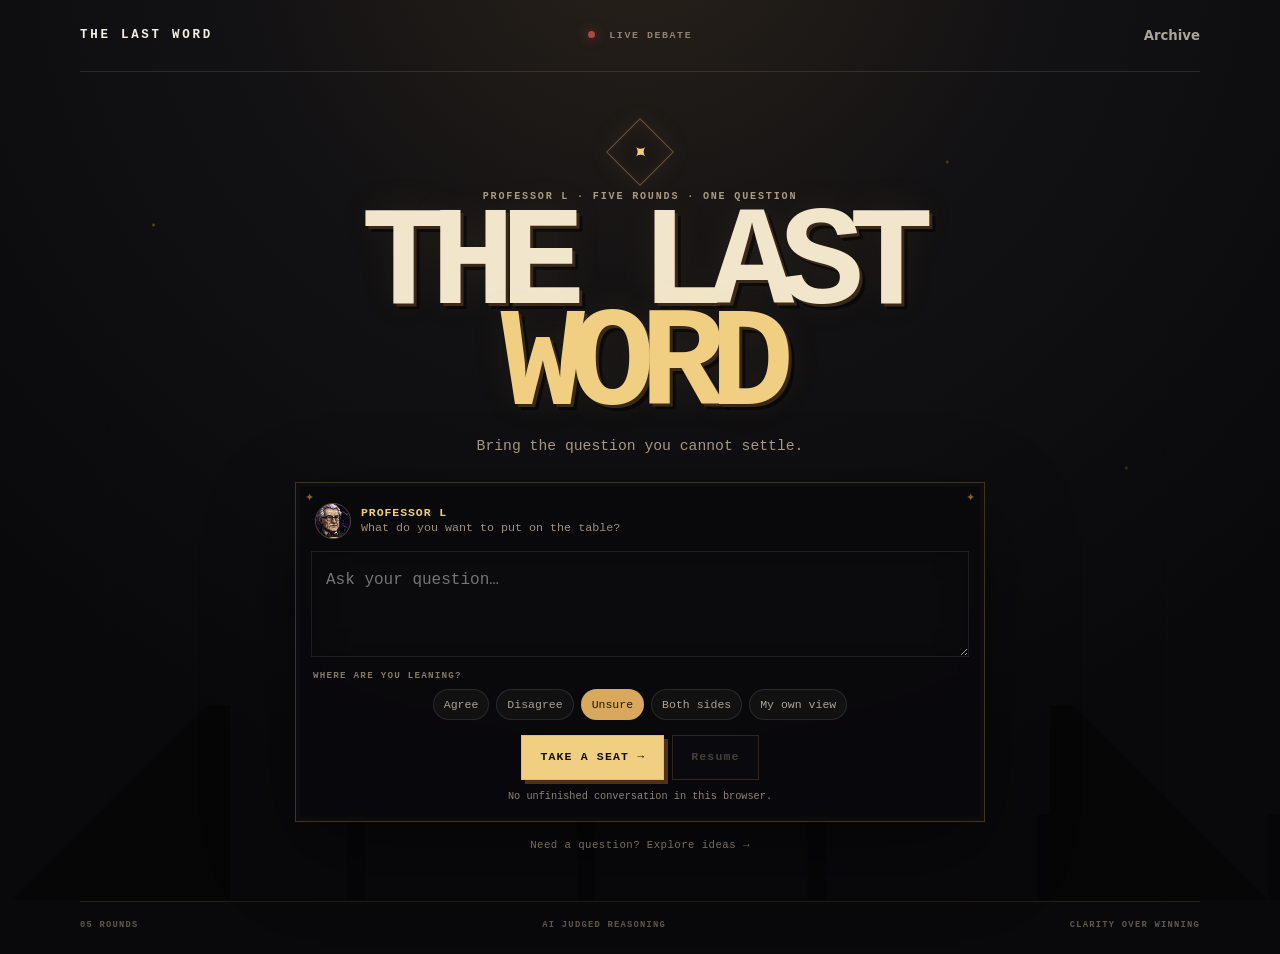
<file: index.html>
<!doctype html>
<html lang="en">
<head>
  <meta charset="utf-8" />
  <meta name="viewport" content="width=device-width, initial-scale=1" />
  <title>The Last Word | Professor L</title>
  <link rel="stylesheet" href="css/base.css" />
  <link rel="stylesheet" href="css/debate.css" />
</head>
<body class="debate-start-body magic-home">
  <main class="magic-home-shell" aria-labelledby="gameTitle">
    <header class="magic-nav">
      <a class="debate-wordmark" href="index.html">THE LAST WORD</a>
      <span class="magic-signal"><i></i> LIVE DEBATE</span>
      <a class="quiet-link" href="account.html">Archive</a>
    </header>

    <section class="magic-hero">
      <div class="magic-crest" aria-hidden="true">✦</div>
      <div class="magic-kicker">Professor L · Five rounds · One question</div>
      <h1 id="gameTitle">THE LAST<br><span>WORD</span></h1>
      <p class="magic-tagline">Bring the question you cannot settle.</p>

      <form class="magic-entry" id="openingChatForm" novalidate>
        <div class="magic-question-row">
          <img src="assets/portraits/professor-l.png" alt="Professor L" />
          <div>
            <strong>Professor L</strong>
            <span>What do you want to put on the table?</span>
          </div>
        </div>

        <label class="sr-only" for="openingQuestion">Your question</label>
        <textarea id="openingQuestion" class="magic-question" rows="3" maxlength="1600" placeholder="Ask your question…" required></textarea>

        <fieldset class="magic-stance">
          <legend>Where are you leaning?</legend>
          <div class="stance-options stance-chips">
            <label><input type="radio" name="stance" value="mostly-agree"><span>Agree</span></label>
            <label><input type="radio" name="stance" value="mostly-disagree"><span>Disagree</span></label>
            <label><input type="radio" name="stance" value="unsure" checked><span>Unsure</span></label>
            <label><input type="radio" name="stance" value="both-sides"><span>Both sides</span></label>
            <label><input type="radio" name="stance" value="explain"><span>My own view</span></label>
          </div>
        </fieldset>

        <div class="stance-detail-wrap" id="stanceDetailWrap" hidden>
          <label for="stanceDetail">Your starting point</label>
          <textarea id="stanceDetail" rows="2" maxlength="900" placeholder="Say where you're coming from…"></textarea>
        </div>

        <div class="magic-entry-actions">
          <button class="magic-enter" id="startConversationBtn" type="submit">TAKE A SEAT <span>→</span></button>
          <button class="magic-resume" id="loadGameBtn" type="button">Resume</button>
        </div>
        <div class="start-status" id="saveStatus" aria-live="polite"></div>
      </form>

      <a class="magic-ideas" href="topics.html">Need a question? Explore ideas →</a>
    </section>

    <footer class="magic-footer"><span>05 ROUNDS</span><span>AI JUDGED REASONING</span><span>CLARITY OVER WINNING</span></footer>
  </main>

  <script src="js/env.js"></script>
  <script type="module" src="js/home.js"></script>
</body>
</html>
</file>
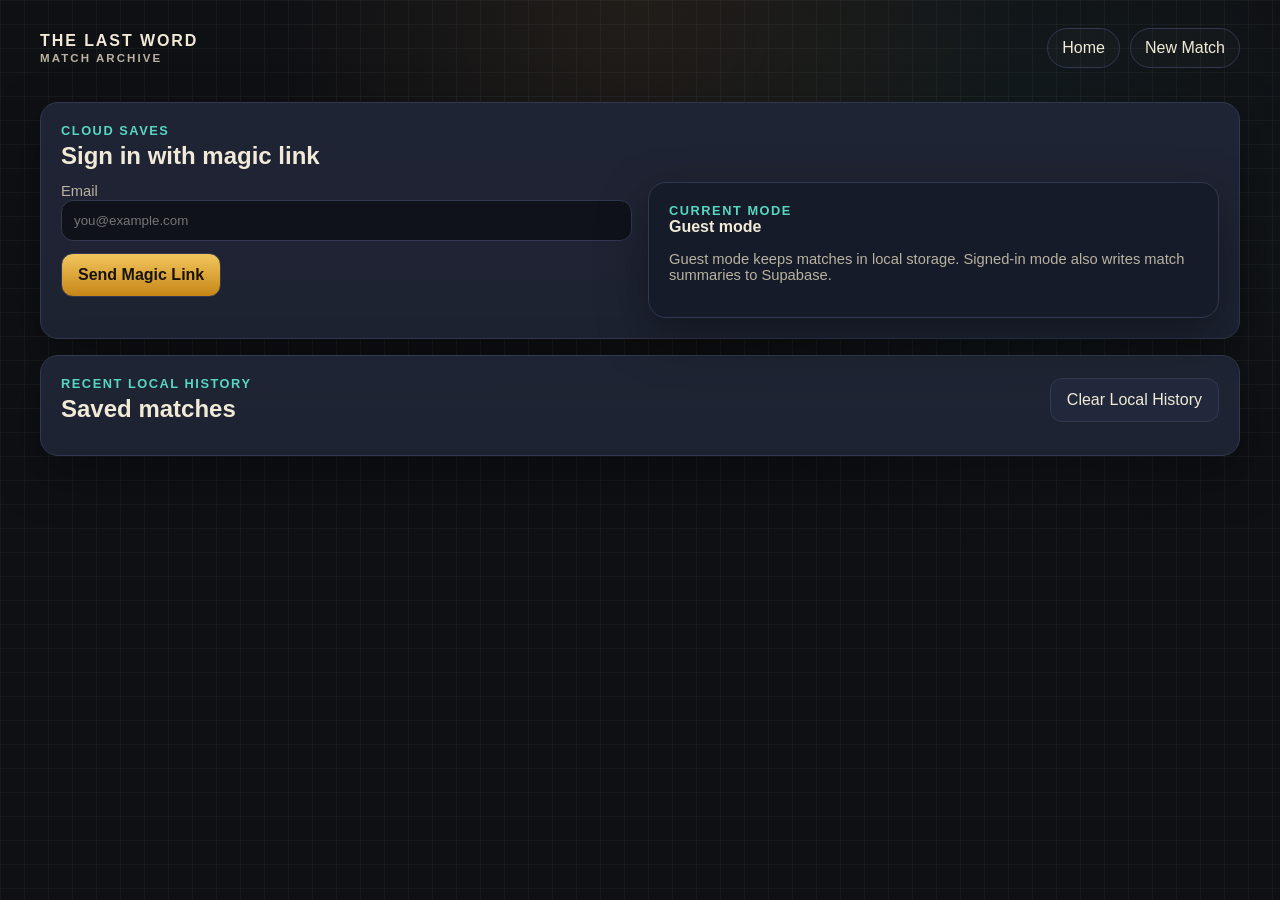
<file: account.html>
<!doctype html>
<html lang="en">
<head>
  <meta charset="utf-8" />
  <meta name="viewport" content="width=device-width, initial-scale=1" />
  <title>Archive | The Last Word</title>
  <link rel="stylesheet" href="css/base.css" />
  <link rel="stylesheet" href="css/arcade.css" />
</head>
<body>
  <main class="screen">
    <header class="topbar">
      <div class="brand">THE LAST WORD<small>MATCH ARCHIVE</small></div>
      <nav class="nav">
        <a href="index.html">Home</a>
        <a href="topics.html">New Match</a>
      </nav>
    </header>

    <section class="panel">
      <div class="topbar" style="padding:0 0 12px">
        <div>
          <div class="kicker">Cloud saves</div>
          <h2 style="margin:4px 0 0">Sign in with magic link</h2>
        </div>
      </div>
      <div class="grid-2">
        <div>
          <label class="small" for="emailInput">Email</label>
          <input id="emailInput" type="email" placeholder="you@example.com" />
          <div class="hero-actions" style="margin-top:12px">
            <button class="btn primary" id="sendMagicBtn" type="button">Send Magic Link</button>
            <button class="btn" id="signOutBtn" type="button" hidden>Sign Out</button>
          </div>
          <p class="footer-note" id="authStatus"></p>
        </div>
        <div class="panel" style="margin-top:0; background:#151b28">
          <div class="kicker">Current mode</div>
          <strong id="userEmail">Guest mode</strong>
          <p class="small">Guest mode keeps matches in local storage. Signed-in mode also writes match summaries to Supabase.</p>
        </div>
      </div>
    </section>

    <section class="panel">
      <div class="topbar" style="padding:0 0 12px">
        <div>
          <div class="kicker">Recent local history</div>
          <h2 style="margin:4px 0 0">Saved matches</h2>
        </div>
        <button class="btn" id="clearHistoryBtn" type="button">Clear Local History</button>
      </div>
      <div id="historyList" class="history-list"></div>
    </section>
  </main>
  <script src="js/env.js"></script>
  <script type="module" src="js/account.js"></script>
</body>
</html>
</file>
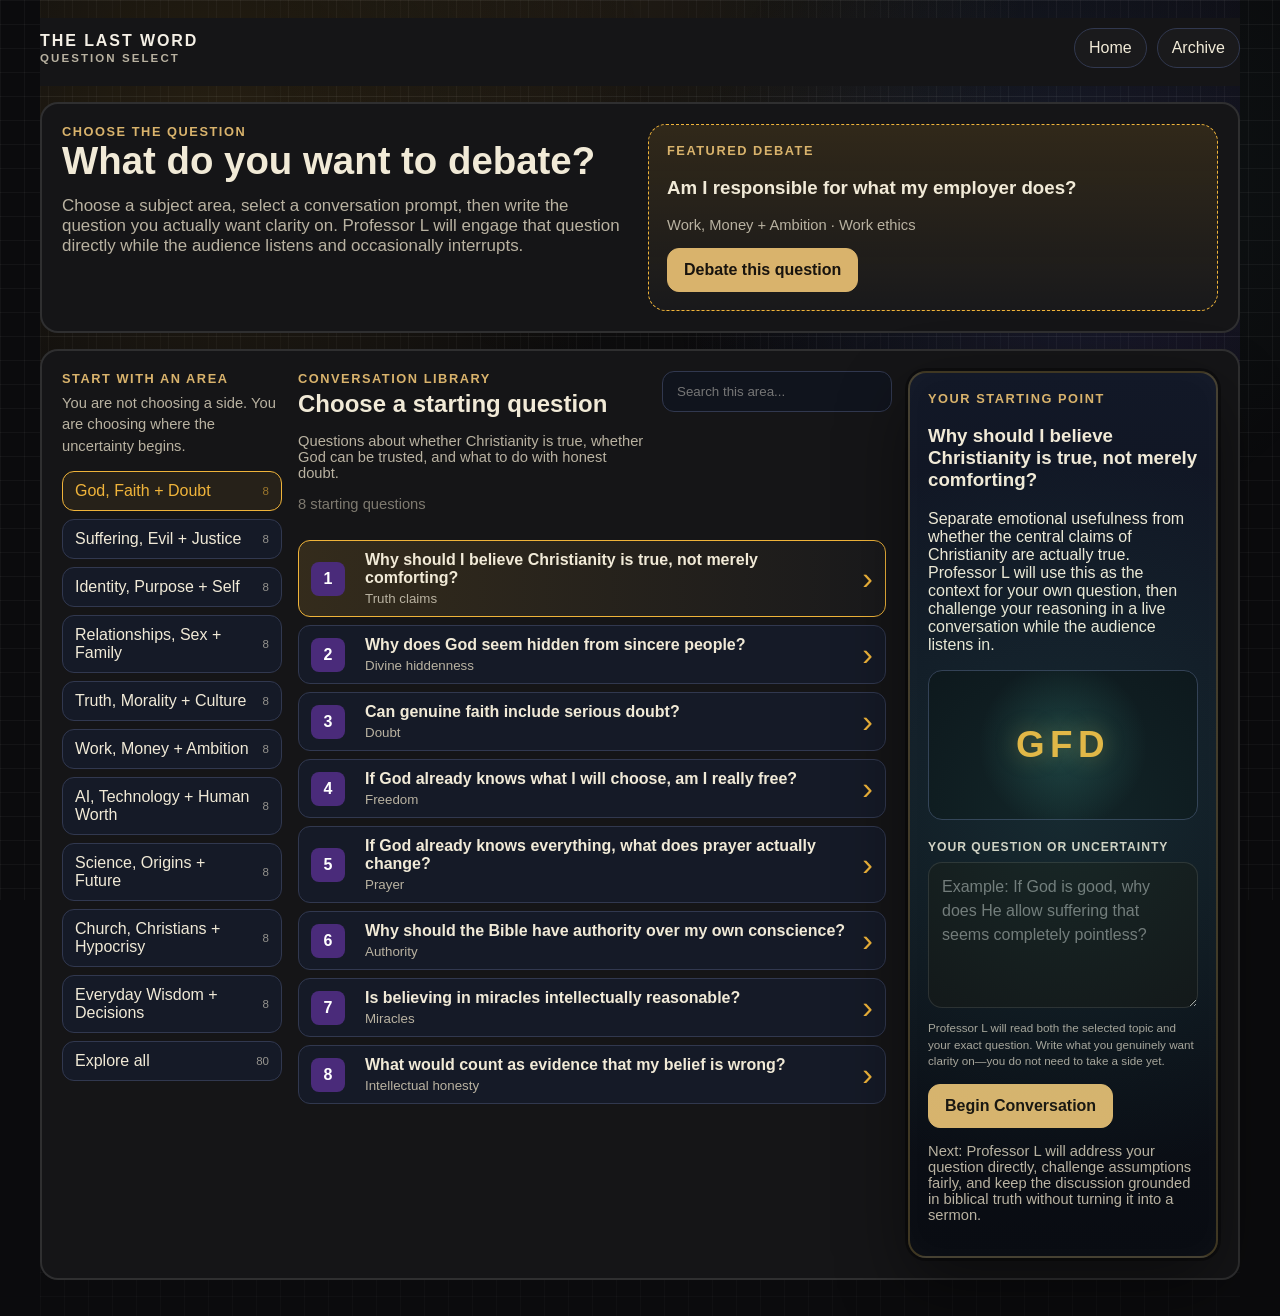
<file: topics.html>
<!doctype html>
<html lang="en">
<head>
  <meta charset="utf-8" />
  <meta name="viewport" content="width=device-width, initial-scale=1" />
  <title>Questions | The Last Word</title>
  <link rel="stylesheet" href="css/base.css" />
  <link rel="stylesheet" href="css/arcade.css" />
  <link rel="stylesheet" href="css/debate.css" />
</head>
<body>
  <main class="screen arcade-screen">
    <header class="topbar arcade-topbar">
      <div class="brand">THE LAST WORD<small>QUESTION SELECT</small></div>
      <nav class="nav">
        <a href="index.html">Home</a>
        <a href="account.html">Archive</a>
      </nav>
    </header>

    <section class="panel arcade-panel topic-hero star-topic-hero">
      <div>
        <div class="kicker">Choose the question</div>
        <h1>What do you want to debate?</h1>
        <p class="subhead">Choose a subject area, select a conversation prompt, then write the question you actually want clarity on. Professor L will engage that question directly while the audience listens and occasionally interrupts.</p>
      </div>
      <div class="daily-card mini-cabinet">
        <div class="kicker">Featured debate</div>
        <h3 id="dailyTitle"></h3>
        <p id="dailySummary" class="small"></p>
        <button class="btn primary" id="playDailyBtn" type="button">Debate this question</button>
      </div>
    </section>

    <section class="panel arcade-panel topic-selector-shell">
      <div class="topic-sidebar">
        <div class="kicker">Start with an area</div>
        <p class="small topic-sidebar-note">You are not choosing a side. You are choosing where the uncertainty begins.</p>
        <div id="categoryTabs" class="category-tabs"></div>
      </div>
      <div class="topic-main">
        <div class="topic-main-head">
          <div>
            <div class="kicker">Conversation library</div>
            <h2>Choose a starting question</h2>
            <p id="categoryIntro" class="small">Pick an area to see focused questions people genuinely wrestle with.</p>
            <p id="topicCount" class="topic-count small"></p>
          </div>
          <input id="topicSearch" class="search-input" type="search" placeholder="Search this area..." />
        </div>
        <div id="topicGrid" class="topic-list"></div>
      </div>
      <aside class="topic-preview arcade-monitor">
        <div class="monitor-glow"></div>
        <div class="kicker">Your starting point</div>
        <h3 id="previewTitle">Pick a question</h3>
        <p id="previewSummary">The setup will appear here.</p>
        <div class="preview-art">?</div>
        <label class="question-label" for="customQuestion">Your question or uncertainty</label>
        <textarea id="customQuestion" class="question-input" rows="5" maxlength="900" placeholder="Example: If God is good, why does He allow suffering that seems completely pointless?"></textarea>
        <p class="question-help">Professor L will read both the selected topic and your exact question. Write what you genuinely want clarity on—you do not need to take a side yet.</p>
        <button class="btn primary" id="previewPlayBtn" type="button" disabled>Begin Conversation</button>
        <p class="small">Next: Professor L will address your question directly, challenge assumptions fairly, and keep the discussion grounded in biblical truth without turning it into a sermon.</p>
      </aside>
    </section>
  </main>
  <script src="js/env.js"></script>
  <script type="module" src="js/topics.js"></script>
</body>
</html>
</file>
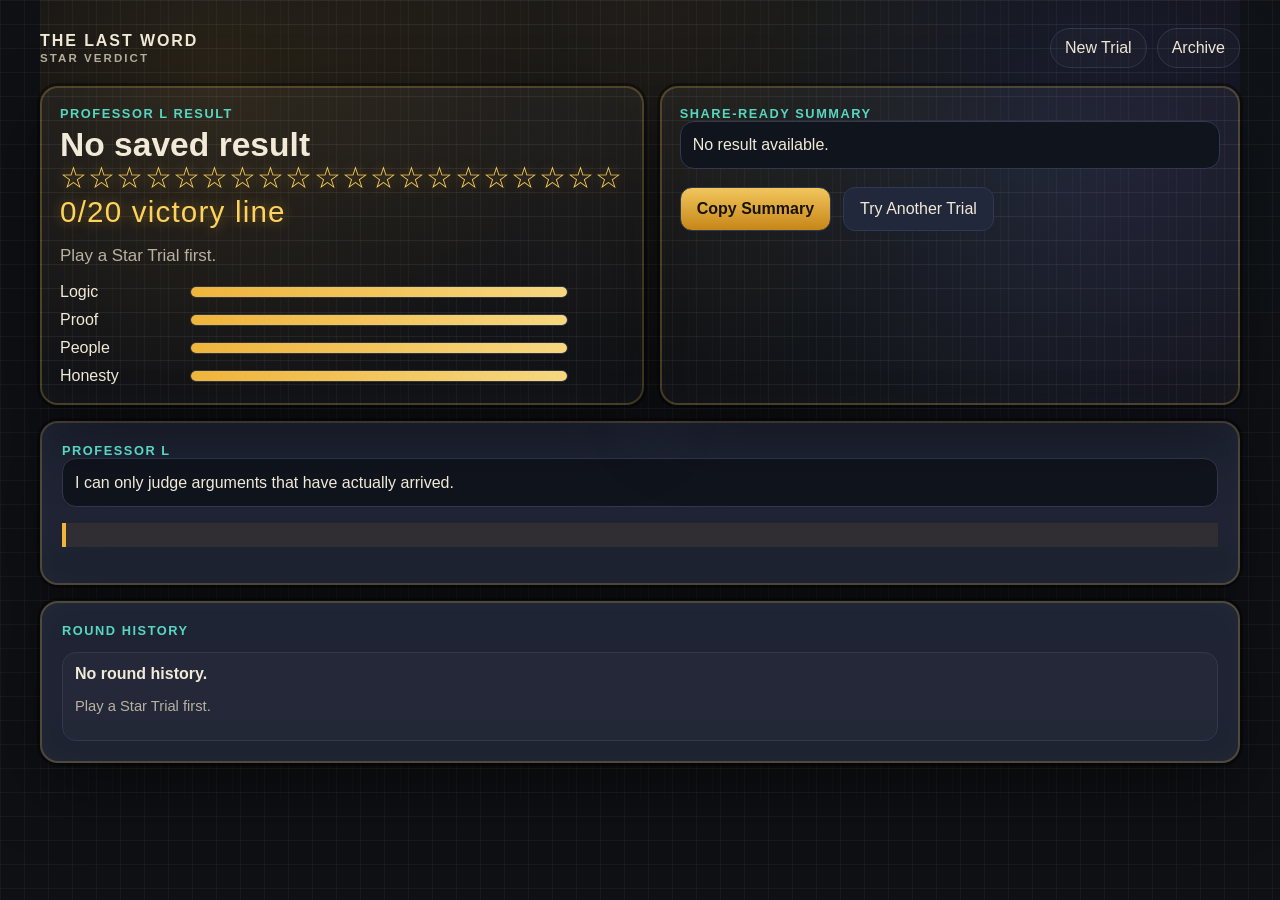
<file: verdict.html>
<!doctype html>
<html lang="en">
<head>
  <meta charset="utf-8" />
  <meta name="viewport" content="width=device-width, initial-scale=1" />
  <title>Verdict | The Last Word</title>
  <link rel="stylesheet" href="css/base.css" />
  <link rel="stylesheet" href="css/arcade.css" />
</head>
<body>
  <main class="screen arcade-screen">
    <header class="topbar arcade-topbar">
      <div class="brand">THE LAST WORD<small>STAR VERDICT</small></div>
      <nav class="nav">
        <a href="topics.html">New Trial</a>
        <a href="account.html">Archive</a>
      </nav>
    </header>

    <section class="result-hero">
      <div class="result-card arcade-panel">
        <div class="kicker">Professor L result</div>
        <h1 id="endingTitle" style="font-size:2.1rem; margin-top:8px"></h1>
        <div class="result-stars" id="resultStars"></div>
        <p id="endingSummary" class="subhead"></p>
        <div class="score-list" style="margin-top:16px">
          <div class="score-row"><span>Logic</span><div class="meter"><span id="logicFill"></span></div><strong id="logicScore"></strong></div>
          <div class="score-row"><span>Proof</span><div class="meter"><span id="evidenceFill"></span></div><strong id="evidenceScore"></strong></div>
          <div class="score-row"><span>People</span><div class="meter"><span id="humanityFill"></span></div><strong id="humanityScore"></strong></div>
          <div class="score-row"><span>Honesty</span><div class="meter"><span id="humilityFill"></span></div><strong id="humilityScore"></strong></div>
        </div>
      </div>

      <div class="result-card arcade-panel">
        <div class="kicker">Share-ready summary</div>
        <div class="copybox" id="shareBlock"></div>
        <div class="hero-actions">
          <button class="btn primary" id="copyShareBtn" type="button">Copy Summary</button>
          <a class="btn" href="topics.html">Try Another Trial</a>
        </div>
        <p class="footer-note" id="copyStatus"></p>
      </div>
    </section>

    <section class="panel arcade-panel">
      <div class="kicker">Professor L</div>
      <div class="professor-bubble" id="professorFinal"></div>
      <div class="modal-tip" id="nextHook"></div>
    </section>

    <section class="panel arcade-panel">
      <div class="kicker">Round history</div>
      <div id="roundHistory" class="verdict-history"></div>
    </section>
  </main>
  <script src="js/env.js"></script>
  <script type="module" src="js/verdict.js"></script>
</body>
</html>
</file>
<file: css/base.css>
:root {
  --bg: #0f1014;
  --bg-soft: #161923;
  --panel: #1b2030;
  --panel-2: #22283b;
  --text: #f1ead7;
  --muted: #b9b2a1;
  --accent: #f0b43a;
  --accent-2: #57d7c2;
  --danger: #ff5f7a;
  --good: #70d78a;
  --grid: rgba(255,255,255,0.04);
  --border: #31384f;
  --shadow: 0 18px 50px rgba(0,0,0,0.35);
  --radius: 18px;
}
* { box-sizing: border-box; }
html, body { margin: 0; padding: 0; background: var(--bg); color: var(--text); font-family: "Trebuchet MS", "Segoe UI", Arial, sans-serif; }
body::before {
  content: "";
  position: fixed;
  inset: 0;
  background-image:
    linear-gradient(var(--grid) 1px, transparent 1px),
    linear-gradient(90deg, var(--grid) 1px, transparent 1px),
    radial-gradient(circle at top, rgba(255,196,92,0.08), transparent 35%),
    radial-gradient(circle at 80% 20%, rgba(87,215,194,0.06), transparent 30%);
  background-size: 24px 24px, 24px 24px, auto, auto;
  pointer-events: none;
}
a { color: inherit; text-decoration: none; }
button { font: inherit; }
.screen { width: min(1200px, calc(100% - 24px)); margin: 0 auto; padding: 18px 0 36px; position: relative; z-index: 1; }
.topbar {
  display: flex; justify-content: space-between; align-items: center; gap: 14px;
  padding: 10px 0 18px;
}
.brand { font-weight: 900; letter-spacing: 0.12em; }
.brand small { display: block; color: var(--muted); font-size: 0.72rem; letter-spacing: 0.18em; margin-top: 2px; }
.nav { display: flex; gap: 10px; flex-wrap: wrap; }
.nav a, .nav button {
  border: 1px solid var(--border); background: rgba(255,255,255,0.02); color: var(--text);
  border-radius: 999px; padding: 10px 14px; cursor: pointer;
}
.hero, .panel {
  background: linear-gradient(180deg, rgba(255,255,255,0.02), rgba(255,255,255,0.01)), var(--panel);
  border: 1px solid var(--border); border-radius: var(--radius); box-shadow: var(--shadow);
}
.hero { padding: 28px; }
.panel { padding: 20px; margin-top: 16px; }
.hero-grid { display: grid; grid-template-columns: 1.2fr 0.8fr; gap: 18px; align-items: center; }
.eyebrow { text-transform: uppercase; letter-spacing: 0.18em; color: var(--accent); font-size: 0.78rem; margin: 0 0 10px; }
h1 { margin: 0; font-size: clamp(2rem, 5vw, 4rem); line-height: 0.95; }
.subhead { color: var(--muted); font-size: 1.06rem; max-width: 60ch; }
.hero-actions, .stack-actions { display: flex; gap: 12px; flex-wrap: wrap; margin-top: 18px; }
.btn {
  border: 1px solid var(--border); background: var(--panel-2); color: var(--text); padding: 12px 16px; border-radius: 12px; cursor: pointer;
  transition: transform .12s ease, border-color .12s ease, background .12s ease;
}
.btn:hover { transform: translateY(-1px); border-color: var(--accent); }
.btn.primary { background: linear-gradient(180deg, #f2c65d, #c78617); color: #18130a; font-weight: 800; }
.btn.secondary.active, .btn.selected { outline: 2px solid var(--accent); }
.hero-statbox {
  display: grid; gap: 12px; background: rgba(0,0,0,0.18); border: 1px solid var(--border); border-radius: 18px; padding: 18px;
}
.metric-row, .score-row { display: grid; grid-template-columns: 120px 1fr 46px; gap: 10px; align-items: center; }
.meter { height: 12px; background: #10141d; border-radius: 99px; overflow: hidden; border: 1px solid #2c3447; }
.meter > span { display: block; height: 100%; background: linear-gradient(90deg, var(--accent), #f7d77f); }
.grid-2 { display: grid; grid-template-columns: repeat(2, 1fr); gap: 16px; }
.grid-3 { display: grid; grid-template-columns: repeat(3, 1fr); gap: 16px; }
.footer-note { margin-top: 18px; color: var(--muted); font-size: 0.9rem; }
.small { font-size: 0.92rem; color: var(--muted); }
.kicker { color: var(--accent-2); font-weight: 700; text-transform: uppercase; letter-spacing: 0.12em; font-size: 0.8rem; }
.badge {
  display: inline-flex; align-items: center; gap: 8px; border: 1px solid var(--border); background: rgba(255,255,255,0.03); padding: 7px 10px; border-radius: 999px;
}
.hidden { display: none !important; }
.copybox {
  background: #10141d; border: 1px solid var(--border); border-radius: 14px; padding: 12px; white-space: pre-wrap; line-height: 1.4;
}
@media (max-width: 900px) {
  .hero-grid, .grid-2, .grid-3 { grid-template-columns: 1fr; }
  .score-row, .metric-row { grid-template-columns: 100px 1fr 40px; }
}

input[type="email"], input[type="text"] {
  width: 100%; border-radius: 12px; background: #0f1219; color: var(--text); border: 1px solid var(--border); padding: 12px;
}
</file>
<file: css/debate.css>
:root {
  --debate-bg: #0b0b0d;
  --debate-panel: #141416;
  --debate-panel-2: #1a1a1d;
  --debate-line: rgba(255,255,255,.11);
  --debate-text: #f4efe5;
  --debate-muted: #aaa49a;
  --debate-gold: #d9b36c;
  --debate-gold-soft: rgba(217,179,108,.12);
  --debate-red: #b65b48;
  --debate-green: #5f8f78;
}
* { box-sizing: border-box; }
body.debate-start-body,
body.conversation-body { margin:0; min-height:100vh; color:var(--debate-text); background:radial-gradient(circle at 50% -10%, #29221a 0, #121113 34%, #09090b 75%); font-family: Inter, ui-sans-serif, system-ui, -apple-system, BlinkMacSystemFont, "Segoe UI", sans-serif; }
a { color:inherit; }
.debate-wordmark { color:var(--debate-text); text-decoration:none; font:800 .78rem/1 ui-monospace,SFMono-Regular,Menlo,monospace; letter-spacing:.22em; }
.quiet-link,.conversation-nav a,.conversation-nav button { color:var(--debate-muted); text-decoration:none; background:none; border:0; font:600 .83rem/1 system-ui,sans-serif; cursor:pointer; padding:8px 0; }
.quiet-link:hover,.conversation-nav a:hover,.conversation-nav button:hover { color:var(--debate-text); }
.eyebrow { display:block; color:var(--debate-gold); font-size:.7rem; font-weight:800; letter-spacing:.16em; text-transform:uppercase; }
.debate-btn { border:1px solid var(--debate-line); border-radius:999px; padding:13px 19px; font-weight:800; cursor:pointer; transition:transform .18s ease,border-color .18s ease,background .18s ease; }
.debate-btn:hover { transform:translateY(-1px); }
.debate-btn.primary { color:#17120c; border-color:var(--debate-gold); background:var(--debate-gold); }
.debate-btn.primary:hover { background:#e5c484; }
.debate-btn.secondary { color:var(--debate-text); background:rgba(255,255,255,.025); }
.debate-btn:disabled { opacity:.45; cursor:not-allowed; transform:none; }

/* Start */
.debate-start-shell { width:min(1180px, calc(100% - 36px)); margin:0 auto; min-height:100vh; display:grid; grid-template-rows:auto 1fr auto; }
.debate-brandbar { display:flex; align-items:center; justify-content:space-between; padding:26px 0; border-bottom:1px solid var(--debate-line); }
.debate-start-card { display:grid; grid-template-columns:minmax(0,1.05fr) minmax(420px,.95fr); gap:64px; align-items:center; padding:70px 0 48px; }
.start-copy h1 { max-width:700px; margin:14px 0 22px; font-family: Georgia, "Times New Roman", serif; font-size:clamp(3rem,7vw,6.5rem); line-height:.9; font-weight:500; letter-spacing:-.055em; }
.start-copy h1 span { color:var(--debate-gold); }
.start-lede { max-width:640px; color:#c9c2b7; font-size:clamp(1rem,1.7vw,1.24rem); line-height:1.65; }
.start-actions { display:flex; flex-wrap:wrap; gap:10px; margin-top:30px; }
.start-status { min-height:1.2em; color:var(--debate-muted); font-size:.8rem; margin-top:14px; }
.start-stage { position:relative; min-height:590px; display:grid; place-items:center; }
.stage-glow { position:absolute; width:80%; aspect-ratio:1; border-radius:50%; background:radial-gradient(circle, rgba(217,179,108,.18), rgba(217,179,108,0) 65%); filter:blur(4px); }
.professor-hero { position:relative; z-index:2; width:min(390px,84%); margin:0; padding:14px; border:1px solid rgba(217,179,108,.25); background:linear-gradient(180deg, rgba(255,255,255,.055), rgba(255,255,255,.015)); box-shadow:0 35px 70px rgba(0,0,0,.46); }
.professor-hero img { display:block; width:100%; aspect-ratio:1/1; object-fit:cover; filter:saturate(.82) contrast(1.05); }
.professor-hero figcaption { display:flex; align-items:end; justify-content:space-between; gap:14px; padding:14px 4px 2px; }
.professor-hero strong { font:500 1.35rem/1.1 Georgia,serif; }
.professor-hero span { color:var(--debate-muted); font-size:.78rem; }
.audience-preview { position:absolute; z-index:3; left:50%; bottom:2px; transform:translateX(-50%); width:100%; display:flex; justify-content:center; gap:7px; }
.preview-persona { width:62px; height:62px; border-radius:50%; overflow:hidden; border:2px solid #272326; background:#09090b; box-shadow:0 8px 20px rgba(0,0,0,.45); }
.preview-persona img { width:100%; height:100%; object-fit:cover; }
.preview-persona:nth-child(even) { transform:translateY(10px); }
.start-footer { display:flex; gap:10px 30px; flex-wrap:wrap; padding:22px 0 28px; border-top:1px solid var(--debate-line); color:var(--debate-muted); font-size:.78rem; }

/* Conversation */
.conversation-app { width:min(1480px, calc(100% - 28px)); margin:0 auto; padding-bottom:36px; }
.debate-topbar { min-height:78px; display:grid; grid-template-columns:220px minmax(0,1fr) 220px; gap:18px; align-items:center; border-bottom:1px solid var(--debate-line); }
.topic-pill { min-width:0; display:flex; align-items:baseline; justify-content:center; gap:9px; }
.topic-pill span { color:var(--debate-muted); font-size:.72rem; text-transform:uppercase; letter-spacing:.1em; }
.topic-pill strong { overflow:hidden; text-overflow:ellipsis; white-space:nowrap; font:500 1rem/1.3 Georgia,serif; }
.conversation-nav { display:flex; justify-content:flex-end; gap:18px; }
.debate-room { display:grid; grid-template-columns:310px minmax(0,1fr); gap:22px; padding:22px 0; }
.professor-column { display:grid; gap:14px; align-content:start; position:sticky; top:18px; align-self:start; }
.opponent-card,.debate-brief,.conversation-column,.audience-dock { border:1px solid var(--debate-line); background:rgba(20,20,22,.84); backdrop-filter:blur(12px); }
.opponent-card { padding:12px; }
.opponent-card img { width:100%; aspect-ratio:1/1; object-fit:cover; display:block; filter:saturate(.78); }
.opponent-status { display:flex; align-items:center; gap:7px; margin:1px 0 10px; color:#bdb5aa; font-size:.73rem; }
.status-dot { width:7px; height:7px; border-radius:50%; background:#79b58e; box-shadow:0 0 0 4px rgba(121,181,142,.09); }
.opponent-copy { padding:16px 6px 8px; }
.opponent-copy h2 { margin:6px 0 8px; font:500 1.55rem/1 Georgia,serif; }
.opponent-copy p,.debate-brief p { margin:0; color:var(--debate-muted); font-size:.84rem; line-height:1.55; }
.debate-brief { padding:17px; }
.debate-brief p { margin-top:8px; color:#d0c8bc; }
.conversation-column { min-height:680px; display:grid; grid-template-rows:auto minmax(0,1fr) auto; overflow:visible; }
.conversation-heading { display:flex; justify-content:space-between; gap:14px; align-items:end; padding:21px 24px 18px; border-bottom:1px solid var(--debate-line); }
.conversation-heading h1 { margin:5px 0 0; font:500 clamp(1.45rem,2.2vw,2.1rem)/1 Georgia,serif; }
.turn-count { color:var(--debate-muted); font:700 .74rem/1 ui-monospace,monospace; }
.message-thread { min-height:380px; height:auto; max-height:none; overflow-y:visible; padding:28px 24px 34px; display:flex; flex-direction:column; gap:20px; scroll-behavior:smooth; }
.message { max-width:min(78%,720px); display:grid; grid-template-columns:40px minmax(0,1fr); gap:10px; align-items:start; animation:messageIn .25s ease both; }
.message.user { align-self:flex-end; grid-template-columns:minmax(0,1fr) 40px; }
.message-avatar { width:40px; height:40px; border-radius:50%; border:1px solid var(--debate-line); overflow:hidden; background:#252326; display:grid; place-items:center; color:var(--debate-gold); font-weight:900; }
.message-avatar img { width:100%; height:100%; object-fit:cover; }
.message-body { height:auto; min-height:0; overflow:visible; border:1px solid var(--debate-line); background:#18181b; padding:13px 15px 14px; }
.message.user .message-body { background:#27231d; border-color:rgba(217,179,108,.24); }
.message-meta { display:flex; justify-content:space-between; gap:12px; margin-bottom:6px; color:var(--debate-muted); font-size:.7rem; }
.message-meta strong { color:var(--debate-text); }
.message p { margin:0; line-height:1.58; white-space:normal; overflow-wrap:anywhere; }
.message p code { padding:.08em .3em; border:1px solid rgba(255,255,255,.1); background:rgba(255,255,255,.05); font-family:ui-monospace,SFMono-Regular,Menlo,monospace; font-size:.9em; }
.message.typing .message-body { color:var(--debate-muted); font-style:italic; }
.composer { padding:17px 20px 18px; border-top:1px solid var(--debate-line); background:#111113; }
.composer label { display:block; margin-bottom:8px; color:#d0c7b9; font-size:.76rem; font-weight:750; }
.composer textarea { width:100%; resize:none; min-height:84px; max-height:180px; border:1px solid var(--debate-line); border-radius:0; outline:none; color:var(--debate-text); background:#19191c; padding:13px 14px; font:inherit; line-height:1.45; }
.composer textarea:focus { border-color:rgba(217,179,108,.58); box-shadow:0 0 0 3px rgba(217,179,108,.06); }
.composer-footer { display:flex; align-items:center; justify-content:space-between; gap:12px; margin-top:10px; }
.composer-footer > span { color:var(--debate-muted); font-size:.72rem; }

/* Audience */
.audience-dock { padding:18px 20px 20px; }
.audience-head { display:flex; justify-content:space-between; align-items:end; gap:20px; margin-bottom:14px; }
.audience-head h2 { margin:4px 0 0; font:500 1.35rem/1 Georgia,serif; }
.audience-head p { max-width:520px; margin:0; color:var(--debate-muted); font-size:.78rem; text-align:right; }
.audience-row { display:grid; grid-template-columns:repeat(6,minmax(0,1fr)); gap:10px; }
.audience-card { position:relative; display:grid; grid-template-columns:54px minmax(0,1fr); gap:10px; align-items:center; min-width:0; padding:9px; border:1px solid var(--debate-line); background:#101012; color:var(--debate-text); text-align:left; cursor:pointer; transition:transform .18s ease,border-color .18s ease,box-shadow .18s ease; }
.audience-card:hover { transform:translateY(-2px); border-color:rgba(217,179,108,.38); }
.audience-card img { width:54px; height:54px; object-fit:cover; border-radius:50%; filter:saturate(.8); }
.audience-card strong { display:block; overflow:hidden; text-overflow:ellipsis; white-space:nowrap; font-size:.77rem; }
.audience-card small { display:block; margin-top:4px; color:var(--debate-muted); overflow:hidden; text-overflow:ellipsis; white-space:nowrap; font-size:.67rem; }
.audience-card.interrupting { border-color:var(--persona-accent,var(--debate-gold)); box-shadow:0 0 0 2px color-mix(in srgb, var(--persona-accent,var(--debate-gold)) 24%, transparent), 0 0 28px color-mix(in srgb, var(--persona-accent,var(--debate-gold)) 18%, transparent); animation:audiencePulse .55s ease 2; }
.audience-card::after { content:""; position:absolute; top:8px; right:8px; width:6px; height:6px; border-radius:50%; background:var(--persona-accent,var(--debate-gold)); opacity:.35; }
.theme-rust { --persona-accent:#c97654; }.theme-violet{--persona-accent:#9a7ae8}.theme-gold{--persona-accent:#d6ad55}.theme-silver{--persona-accent:#b5bec8}.theme-green{--persona-accent:#6ca67a}.theme-teal{--persona-accent:#5fa5a1}

/* Interruption */
.interruption-layer { position:fixed; right:26px; bottom:28px; z-index:60; width:min(390px,calc(100vw - 30px)); pointer-events:none; display:grid; gap:10px; }
.interruption-toast { --persona-accent:var(--debate-gold); position:relative; display:grid; grid-template-columns:52px minmax(0,1fr) auto; gap:11px; align-items:start; padding:12px; border:1px solid color-mix(in srgb, var(--persona-accent) 55%, #262428); border-left:4px solid var(--persona-accent); background:rgba(24,23,25,.97); box-shadow:0 20px 55px rgba(0,0,0,.5); pointer-events:auto; animation:toastIn .3s ease both; }
.interruption-toast.leaving { animation:toastOut .28s ease both; }
.interruption-toast img { width:52px; height:52px; border-radius:50%; object-fit:cover; }
.interruption-toast strong { display:block; margin-bottom:4px; font-size:.78rem; color:var(--persona-accent); }
.interruption-toast p { margin:0; color:#ece5da; line-height:1.38; font-size:.83rem; }
.toast-dismiss { border:0; background:none; color:#8f8981; cursor:pointer; font-size:1rem; padding:1px 4px; }

/* Drawer */
.persona-drawer { position:fixed; inset:0; z-index:80; pointer-events:none; visibility:hidden; }
.persona-drawer.open { pointer-events:auto; visibility:visible; }
.drawer-scrim { position:absolute; inset:0; border:0; background:rgba(0,0,0,.62); opacity:0; transition:opacity .2s ease; }
.persona-drawer.open .drawer-scrim { opacity:1; }
.drawer-panel { position:absolute; right:0; top:0; height:100%; width:min(430px,92vw); overflow-y:auto; padding:28px; background:#151517; border-left:1px solid var(--debate-line); transform:translateX(100%); transition:transform .24s ease; }
.persona-drawer.open .drawer-panel { transform:translateX(0); }
.drawer-close { position:absolute; right:17px; top:14px; border:0; background:none; color:var(--debate-muted); font-size:1.7rem; cursor:pointer; }
.drawer-panel > img { width:112px; height:112px; object-fit:cover; border-radius:50%; margin-bottom:18px; }
.drawer-panel h2 { margin:6px 0 10px; font:500 2rem/1 Georgia,serif; }
.drawer-panel > p { color:var(--debate-muted); line-height:1.55; }
.profile-facts { display:grid; gap:9px; margin:24px 0; }
.profile-facts div { padding:12px; border:1px solid var(--debate-line); }
.profile-facts span { display:block; color:var(--debate-muted); font-size:.68rem; text-transform:uppercase; letter-spacing:.1em; }
.profile-facts strong { display:block; margin-top:5px; font-size:.83rem; line-height:1.35; }
.history-block { border-top:1px solid var(--debate-line); padding-top:18px; }
.history-block h3 { margin:0 0 10px; font:500 1.2rem/1 Georgia,serif; }
.history-entry { padding:10px 0; border-bottom:1px solid rgba(255,255,255,.07); color:#d5cfc6; font-size:.8rem; line-height:1.4; }
.empty-history { color:var(--debate-muted); font-size:.8rem; }

/* Topics restyle hooks */
body:not(.debate-start-body):not(.conversation-body) { background:#0b0b0d; }
body:not(.debate-start-body):not(.conversation-body) .arcade-topbar,
body:not(.debate-start-body):not(.conversation-body) .arcade-panel { border-color:var(--debate-line); background:#151517; box-shadow:none; }
body:not(.debate-start-body):not(.conversation-body) .brand { color:var(--debate-text); }
body:not(.debate-start-body):not(.conversation-body) .kicker { color:var(--debate-gold); }
body:not(.debate-start-body):not(.conversation-body) .btn.primary { background:var(--debate-gold); color:#19140e; border-color:var(--debate-gold); }

@keyframes messageIn { from{opacity:0;transform:translateY(8px)} to{opacity:1;transform:none} }
@keyframes audiencePulse { 50%{transform:translateY(-3px) scale(1.015)} }
@keyframes toastIn { from{opacity:0;transform:translateY(18px) scale(.98)} to{opacity:1;transform:none} }
@keyframes toastOut { to{opacity:0;transform:translateY(12px) scale(.98)} }
@media (max-width: 1050px) {
  .debate-start-card { grid-template-columns:1fr; gap:20px; padding-top:48px; }
  .start-stage { min-height:500px; }
  .debate-topbar { grid-template-columns:1fr auto; padding:15px 0; }
  .topic-pill { grid-column:1/-1; grid-row:2; justify-content:flex-start; }
  .debate-room { grid-template-columns:230px minmax(0,1fr); }
  .audience-row { grid-template-columns:repeat(3,minmax(0,1fr)); }
}
@media (max-width: 760px) {
  .debate-start-shell,.conversation-app { width:min(100% - 20px,100%); }
  .debate-start-card { padding-top:34px; }
  .start-copy h1 { font-size:clamp(2.8rem,15vw,4.6rem); }
  .start-stage { min-height:440px; }
  .preview-persona { width:48px; height:48px; }
  .debate-room { display:block; padding-top:12px; }
  .professor-column { position:static; }
  .opponent-card { display:grid; grid-template-columns:92px minmax(0,1fr); gap:12px; align-items:center; }
  .opponent-status { grid-column:1/-1; }
  .opponent-copy { padding:0; }
  .opponent-card img { width:92px; height:92px; }
  .opponent-copy p { display:none; }
  .debate-brief { display:none; }
  .conversation-column { margin-top:12px; min-height:calc(100vh - 240px); }
  .conversation-heading { padding:17px; }
  .message-thread { max-height:none; min-height:430px; padding:20px 14px 26px; }
  .message { max-width:92%; }
  .composer { position:sticky; bottom:0; z-index:20; padding:13px; }
  .composer-footer { align-items:flex-end; }
  .composer-footer > span { display:none; }
  .audience-dock { margin-top:12px; padding:15px; }
  .audience-head { display:block; }
  .audience-head p { margin-top:7px; text-align:left; }
  .audience-row { grid-template-columns:repeat(2,minmax(0,1fr)); }
  .audience-card { grid-template-columns:44px minmax(0,1fr); }
  .audience-card img { width:44px; height:44px; }
  .interruption-layer { right:10px; bottom:10px; width:calc(100vw - 20px); }
}
@media (prefers-reduced-motion: reduce) { *,*::before,*::after { animation-duration:.001ms!important; transition-duration:.001ms!important; scroll-behavior:auto!important; } }


/* Guided question builder */
.question-label { display:block; margin:20px 0 8px; color:#ddd3c5; font-size:.76rem; font-weight:800; text-transform:uppercase; letter-spacing:.08em; }
.question-input { width:100%; min-height:128px; resize:vertical; border:1px solid var(--debate-line); background:#101012; color:var(--debate-text); padding:12px 13px; font:inherit; line-height:1.5; outline:none; }
.question-input:focus { border-color:rgba(217,179,108,.6); box-shadow:0 0 0 3px rgba(217,179,108,.06); }
.question-input.needs-question { border-color:#b65b48; box-shadow:0 0 0 3px rgba(182,91,72,.09); }
.question-help { margin:8px 0 14px; color:var(--debate-muted); font-size:.73rem; line-height:1.45; }
.brief-context-label { margin-top:18px; }

/* Curated clarity-library refinements */
.category-tab {
  display: flex;
  align-items: center;
  justify-content: space-between;
  gap: 12px;
}
.category-tab small {
  opacity: .58;
  font-size: .72rem;
}
.topic-sidebar-note {
  margin: 7px 0 14px;
  line-height: 1.45;
}
.topic-count {
  margin-top: 7px;
  opacity: .64;
}

/* Chat-first opening */
.chat-first-card { grid-template-columns:minmax(0,1.15fr) minmax(360px,.85fr); gap:52px; }
.chat-first-copy h1 { font-size:clamp(2.8rem,6.2vw,5.7rem); }
.opening-chat-form { margin-top:28px; max-width:760px; }
.opening-message-shell { display:flex; align-items:center; gap:12px; margin-bottom:10px; }
.opening-avatar { width:46px; height:46px; border-radius:50%; overflow:hidden; border:1px solid rgba(217,179,108,.42); background:#161619; flex:0 0 auto; }
.opening-avatar img { width:100%; height:100%; object-fit:cover; }
.opening-prompt { display:grid; gap:3px; }
.opening-prompt strong { font-size:.82rem; color:var(--debate-gold); }
.opening-prompt span { font:500 1.2rem/1.2 Georgia,serif; color:#eee7dc; }
.opening-question { width:100%; min-height:150px; resize:vertical; border:1px solid rgba(217,179,108,.24); background:#111113; color:var(--debate-text); padding:18px; font:500 1.05rem/1.55 inherit; outline:none; box-shadow:0 18px 50px rgba(0,0,0,.18); }
.opening-question:focus { border-color:rgba(217,179,108,.66); box-shadow:0 0 0 3px rgba(217,179,108,.07),0 18px 50px rgba(0,0,0,.2); }
.opening-question::placeholder { color:#777169; }
.example-questions { display:flex; flex-wrap:wrap; gap:8px; margin:10px 0 24px; }
.example-questions button { border:1px solid var(--debate-line); background:rgba(255,255,255,.02); color:#bcb5aa; border-radius:999px; padding:8px 11px; font-size:.72rem; cursor:pointer; }
.example-questions button:hover { color:var(--debate-text); border-color:rgba(217,179,108,.36); }
.stance-fieldset { border:0; padding:0; margin:0; }
.stance-fieldset legend { padding:0; margin:0 0 4px; font:600 1.08rem/1.3 Georgia,serif; color:#efe7db; }
.stance-fieldset > p { margin:0 0 12px; color:var(--debate-muted); font-size:.76rem; line-height:1.45; }
.stance-options { display:grid; grid-template-columns:repeat(2,minmax(0,1fr)); gap:8px; }
.stance-options label { display:flex; align-items:center; gap:9px; border:1px solid var(--debate-line); background:#111113; padding:11px 12px; cursor:pointer; min-height:46px; }
.stance-options label:hover { border-color:rgba(217,179,108,.38); }
.stance-options label:has(input:checked) { border-color:rgba(217,179,108,.72); background:var(--debate-gold-soft); }
.stance-options input { accent-color:var(--debate-gold); }
.stance-options span { color:#d5cec4; font-size:.8rem; }
.stance-detail-wrap { margin-top:12px; }
.stance-detail-wrap label { display:block; margin-bottom:7px; color:#d7cec1; font-size:.78rem; font-weight:700; }
.stance-detail-wrap textarea { width:100%; resize:vertical; border:1px solid var(--debate-line); background:#111113; color:var(--debate-text); padding:12px 13px; font:inherit; line-height:1.45; outline:none; }
.stance-detail-wrap textarea:focus { border-color:rgba(217,179,108,.58); }
.opening-actions { display:flex; flex-wrap:wrap; gap:10px; margin-top:18px; }
.topic-suggestion-link { display:flex; flex-wrap:wrap; gap:8px; margin-top:18px; color:var(--debate-muted); font-size:.78rem; }
.topic-suggestion-link a { color:var(--debate-gold); text-decoration:none; font-weight:700; }
.compact-stage { min-height:520px; }
.sr-only { position:absolute!important; width:1px!important; height:1px!important; padding:0!important; margin:-1px!important; overflow:hidden!important; clip:rect(0,0,0,0)!important; white-space:nowrap!important; border:0!important; }
@media (max-width: 760px) {
  .chat-first-card { grid-template-columns:1fr; }
  .stance-options { grid-template-columns:1fr; }
  .compact-stage { min-height:360px; }
  .opening-question { min-height:132px; }
}

/* =========================================================
   PODCAST STUDIO REDESIGN
   Retro broadcast feel, minimal home, conversational transcript
   ========================================================= */
:root {
  --studio-cream: #e8dcc4;
  --studio-amber: #d8a85f;
  --studio-red: #c95e4a;
  --studio-green: #7d9a78;
  --studio-black: #09090a;
  --studio-panel: #131315;
  --studio-panel-warm: #191611;
}

/* Home */
.podcast-home { background:
  radial-gradient(circle at 72% 18%, rgba(216,168,95,.11), transparent 28%),
  linear-gradient(180deg, #0c0c0d 0%, #0a0908 100%); }
.home-channel-tag { color:#7d776d; font:700 .62rem/1 ui-monospace,SFMono-Regular,Menlo,monospace; letter-spacing:.14em; display:flex; align-items:center; gap:7px; }
.live-dot,.feed-live-dot { width:7px; height:7px; border-radius:50%; background:var(--studio-red); display:inline-block; box-shadow:0 0 0 3px rgba(201,94,74,.1); }
.podcast-hero { min-height:calc(100vh - 145px); display:grid; grid-template-columns:minmax(0,1.08fr) minmax(350px,.72fr); gap:64px; align-items:center; padding:56px 0 42px; }
.podcast-intro { min-width:0; }
.podcast-intro h1 { margin:11px 0 13px; max-width:760px; font-family:"Courier New",Courier,ui-monospace,SFMono-Regular,Menlo,monospace; font-size:clamp(3rem,6.5vw,6.35rem); line-height:.86; font-weight:900; letter-spacing:-.07em; text-transform:uppercase; text-shadow:2px 0 0 rgba(255,255,255,.10); }
.podcast-intro h1 span { color:var(--studio-amber); }
.podcast-tagline { max-width:590px; margin:0; color:#aaa299; font-size:1rem; line-height:1.55; }
.podcast-question-card { max-width:720px; margin-top:28px; padding:18px; border:1px solid rgba(232,220,196,.13); background:rgba(17,17,18,.82); box-shadow:0 28px 80px rgba(0,0,0,.28); position:relative; }
.podcast-question-card::before { content:""; position:absolute; inset:5px; border:1px solid rgba(255,255,255,.025); pointer-events:none; }
.podcast-question-card .opening-message-shell { margin:0 0 11px; }
.studio-rec { margin-left:auto; color:var(--studio-red); font:800 .61rem/1 ui-monospace,SFMono-Regular,Menlo,monospace; letter-spacing:.16em; }
.podcast-question-card .opening-question { min-height:118px; border:0; border-top:1px solid rgba(255,255,255,.06); border-bottom:1px solid rgba(255,255,255,.06); background:#0e0e0f; box-shadow:none; padding:17px 2px; font-size:1.05rem; }
.podcast-question-card .opening-question:focus { border-color:rgba(216,168,95,.36); box-shadow:none; }
.compact-examples { margin:10px 0 18px; align-items:center; }
.compact-examples button { padding:6px 9px; font-size:.68rem; background:#151516; }
.compact-examples a { color:#8e867b; margin-left:2px; font-size:.7rem; text-decoration:none; }
.compact-examples a:hover { color:var(--studio-amber); }
.podcast-stance legend { margin-bottom:9px; font:700 .7rem/1 ui-monospace,SFMono-Regular,Menlo,monospace; letter-spacing:.08em; text-transform:uppercase; color:#958d82; }
.podcast-stance > p { display:none; }
.stance-chips { display:flex; flex-wrap:wrap; gap:7px; }
.stance-chips label { min-height:0; padding:0; border:0; background:transparent; }
.stance-chips label:has(input:checked) { background:transparent; border:0; }
.stance-chips input { position:absolute; opacity:0; pointer-events:none; }
.stance-chips span { display:block; border:1px solid rgba(255,255,255,.10); border-radius:999px; padding:8px 10px; background:#111112; color:#a9a198; font-size:.72rem; transition:.18s ease; }
.stance-chips label:hover span { border-color:rgba(216,168,95,.4); color:#ddd2c1; }
.stance-chips label:has(input:checked) span { border-color:rgba(216,168,95,.78); color:#20170b; background:var(--studio-amber); }
.podcast-actions { align-items:center; }
.podcast-actions .start-status { margin:0 0 0 4px; flex:1 1 220px; font-size:.7rem; }
.podcast-stage-preview { min-width:0; align-self:center; }
.retro-monitor { padding:10px; border:1px solid #34302a; border-radius:16px; background:linear-gradient(145deg,#24211d,#121212 70%); box-shadow:0 35px 80px rgba(0,0,0,.48), inset 0 0 0 2px rgba(255,255,255,.02); }
.monitor-topline { display:flex; justify-content:space-between; padding:5px 4px 10px; color:#827b70; font:700 .58rem/1 ui-monospace,SFMono-Regular,Menlo,monospace; letter-spacing:.12em; }
.monitor-image-wrap { position:relative; overflow:hidden; border-radius:10px; background:#080808; aspect-ratio:1/1; }
.monitor-image-wrap > img { width:100%; height:100%; object-fit:cover; display:block; filter:saturate(.62) sepia(.12) contrast(1.05) brightness(.9); }
.monitor-scanlines { position:absolute; inset:0; pointer-events:none; opacity:.16; background:repeating-linear-gradient(180deg,rgba(255,255,255,.16) 0,rgba(255,255,255,.16) 1px,transparent 1px,transparent 4px); mix-blend-mode:soft-light; }
.monitor-caption { position:absolute; left:13px; bottom:12px; display:grid; gap:2px; padding:7px 9px; border-left:3px solid var(--studio-amber); background:rgba(9,9,9,.72); backdrop-filter:blur(3px); }
.monitor-caption strong { color:#f0e5d0; font:.75rem/1.1 ui-monospace,SFMono-Regular,Menlo,monospace; letter-spacing:.08em; }
.monitor-caption span { color:#aaa093; font:.52rem/1.2 ui-monospace,SFMono-Regular,Menlo,monospace; letter-spacing:.08em; }
.monitor-meter { height:27px; display:flex; align-items:end; gap:4px; padding:7px 5px 2px; }
.monitor-meter i { display:block; width:5px; background:#7f6b48; border-radius:1px; opacity:.75; }
.monitor-meter i:nth-child(1){height:20%}.monitor-meter i:nth-child(2){height:42%}.monitor-meter i:nth-child(3){height:72%}.monitor-meter i:nth-child(4){height:54%}.monitor-meter i:nth-child(5){height:88%}.monitor-meter i:nth-child(6){height:62%}.monitor-meter i:nth-child(7){height:38%}.monitor-meter i:nth-child(8){height:20%}
.audience-preview-label { margin:16px 0 9px; color:#777066; text-align:center; font:700 .56rem/1 ui-monospace,SFMono-Regular,Menlo,monospace; letter-spacing:.15em; }
.podcast-stage-preview .audience-preview { position:static; transform:none; width:auto; }
.podcast-stage-preview .preview-persona { width:44px; height:44px; border-width:1px; }
.podcast-stage-preview .preview-persona:nth-child(even) { transform:none; }
.minimalist-footer { justify-content:space-between; color:#69645d; }

/* Studio */
.podcast-room-body { background:
  radial-gradient(circle at 50% -20%, rgba(216,168,95,.12), transparent 30%),
  #09090a; }
.podcast-conversation-app { width:min(1380px,calc(100% - 30px)); }
.podcast-topbar { grid-template-columns:210px minmax(0,1fr) 210px; }
.podcast-topic-pill strong { font-family:ui-monospace,SFMono-Regular,Menlo,monospace; font-size:.78rem; letter-spacing:.02em; color:#d9cfbf; }
.podcast-topic-pill span { font-size:.58rem; }
.podcast-studio { display:grid; grid-template-columns:minmax(0,1.2fr) minmax(280px,.8fr) 240px; gap:14px; padding:18px 0 14px; }
.studio-video-card,.episode-notes { border:1px solid rgba(255,255,255,.095); background:#121214; min-width:0; }
.feed-bar { min-height:32px; padding:0 11px; border-bottom:1px solid rgba(255,255,255,.07); display:flex; align-items:center; justify-content:space-between; color:#777168; font:700 .56rem/1 ui-monospace,SFMono-Regular,Menlo,monospace; letter-spacing:.12em; }
.feed-bar span:first-child { display:flex; align-items:center; gap:7px; }
.feed-image { height:285px; position:relative; overflow:hidden; background:#090909; }
.feed-image > img { width:100%; height:100%; object-fit:cover; object-position:center 24%; filter:saturate(.68) sepia(.09) contrast(1.04) brightness(.86); }
.feed-lower-third { position:absolute; left:15px; bottom:14px; display:grid; gap:2px; padding:8px 11px; border-left:3px solid var(--studio-amber); background:rgba(8,8,8,.76); }
.feed-lower-third strong { font:600 1rem/1 Georgia,serif; color:#f0e6d7; }
.feed-lower-third span { color:#91897d; font:.55rem/1 ui-monospace,SFMono-Regular,Menlo,monospace; letter-spacing:.08em; text-transform:uppercase; }
.guest-feed-inner { height:285px; padding:23px; display:flex; flex-direction:column; align-items:flex-start; justify-content:center; background:radial-gradient(circle at 50% 45%,#1d1913,#111113 62%); position:relative; }
.guest-feed-inner::after { content:""; position:absolute; inset:0; opacity:.05; background:repeating-linear-gradient(0deg,#fff 0,#fff 1px,transparent 1px,transparent 5px); pointer-events:none; }
.guest-monogram { width:62px; height:62px; display:grid; place-items:center; border:1px solid rgba(216,168,95,.36); border-radius:50%; color:var(--studio-amber); font:800 .72rem/1 ui-monospace,SFMono-Regular,Menlo,monospace; letter-spacing:.12em; margin-bottom:18px; }
.guest-feed-inner > p { position:relative; z-index:1; margin:8px 0 16px; color:#ded5c8; font:500 1.22rem/1.35 Georgia,serif; display:-webkit-box; -webkit-line-clamp:5; -webkit-box-orient:vertical; overflow:hidden; }
.guest-stance { position:relative; z-index:1; display:grid; gap:4px; }
.guest-stance span { color:#777168; font:.55rem/1 ui-monospace,SFMono-Regular,Menlo,monospace; letter-spacing:.12em; text-transform:uppercase; }
.guest-stance strong { color:#aaa197; font-size:.7rem; line-height:1.35; font-weight:600; }
.episode-notes { padding:17px; display:flex; flex-direction:column; justify-content:space-between; min-height:318px; }
.episode-notes p { margin:10px 0; color:#9e968c; font-size:.77rem; line-height:1.5; }
.signal-line { display:grid; gap:8px; color:#726b62; font:700 .53rem/1 ui-monospace,SFMono-Regular,Menlo,monospace; letter-spacing:.12em; }
.signal-line i { display:block; height:1px; background:linear-gradient(90deg,var(--studio-red),rgba(201,94,74,0)); }

.podcast-transcript { min-height:0; border:1px solid rgba(255,255,255,.095); background:rgba(17,17,19,.88); }
.podcast-transcript-head { padding:18px 22px 14px; }
.podcast-transcript-head h1 { font-size:1.4rem; }
.podcast-transcript .message-thread { min-height:300px; padding:24px 22px 26px; gap:10px; }
.podcast-transcript .message { width:100%; max-width:none; display:grid; grid-template-columns:52px minmax(0,1fr); gap:12px; align-items:start; animation:messageIn .2s ease both; }
.podcast-transcript .message.user { grid-template-columns:minmax(0,1fr) 52px; }
.podcast-transcript .message-avatar { width:44px; height:44px; border-radius:50%; margin-top:2px; }
.podcast-transcript .message.user .message-avatar { justify-self:end; }
.podcast-transcript .message-body { width:100%; border:0; border-bottom:1px solid rgba(255,255,255,.065); background:transparent; padding:4px 4px 18px; }
.podcast-transcript .message.user .message-body { background:transparent; border-color:rgba(216,168,95,.10); text-align:left; }
.podcast-transcript .message-meta { margin-bottom:7px; }
.podcast-transcript .message-meta strong { font-family:ui-monospace,SFMono-Regular,Menlo,monospace; font-size:.65rem; letter-spacing:.08em; text-transform:uppercase; color:#cfc3b1; }
.podcast-transcript .message.professor .message-meta strong { color:var(--studio-amber); }
.podcast-transcript .message-body p { max-width:900px; margin:0; color:#ddd6cc; font-size:.97rem; line-height:1.62; }
.podcast-transcript .message.user .message-body p { color:#bdb5aa; }
.podcast-composer { border-top:1px solid rgba(255,255,255,.08); padding:15px 18px 17px; background:#0f0f10; }
.podcast-composer label { color:#7e776e; font:700 .56rem/1 ui-monospace,SFMono-Regular,Menlo,monospace; letter-spacing:.12em; text-transform:uppercase; }
.podcast-composer textarea { min-height:82px; border:0; border-bottom:1px solid rgba(255,255,255,.10); background:transparent; padding:10px 0; }
.podcast-composer textarea:focus { border-color:rgba(216,168,95,.55); box-shadow:none; }
.podcast-audience { margin-top:14px; background:#111112; }
.podcast-audience .audience-head h2 { font-size:1.15rem; }
.podcast-audience .audience-head p { font-size:.7rem; }
.podcast-audience .audience-card { background:#0e0e0f; }

/* Retro texture kept subtle enough for readability */
.podcast-home::after,.podcast-room-body::after { content:""; position:fixed; inset:0; pointer-events:none; z-index:9999; opacity:.025; background-image:radial-gradient(circle at 20% 10%,#fff 0 1px,transparent 1px),radial-gradient(circle at 80% 60%,#fff 0 1px,transparent 1px); background-size:18px 18px,23px 23px; }

@media (max-width: 1080px) {
  .podcast-hero { grid-template-columns:1fr minmax(300px,.56fr); gap:34px; }
  .podcast-studio { grid-template-columns:minmax(0,1.1fr) minmax(250px,.9fr); }
  .episode-notes { grid-column:1/-1; min-height:0; display:grid; grid-template-columns:120px minmax(0,1fr) 140px; gap:16px; align-items:center; }
  .episode-notes p { margin:0; }
}
@media (max-width: 760px) {
  .home-channel-tag { display:none; }
  .podcast-hero { grid-template-columns:1fr; padding:34px 0 30px; gap:32px; }
  .podcast-intro h1 { font-size:clamp(3rem,14vw,4.8rem); }
  .podcast-tagline { font-size:.9rem; }
  .podcast-question-card { padding:14px; }
  .stance-chips { gap:6px; }
  .podcast-stage-preview { max-width:420px; width:100%; margin:0 auto; }
  .minimalist-footer { justify-content:flex-start; }
  .podcast-topbar { grid-template-columns:1fr auto; }
  .podcast-studio { grid-template-columns:1fr 1fr; gap:8px; padding-top:10px; }
  .feed-image,.guest-feed-inner { height:190px; }
  .guest-feed-inner { padding:14px; }
  .guest-monogram { width:42px; height:42px; margin-bottom:10px; font-size:.6rem; }
  .guest-feed-inner > p { font-size:.9rem; -webkit-line-clamp:4; margin:6px 0 10px; }
  .feed-lower-third { left:8px; bottom:8px; padding:6px 7px; }
  .feed-lower-third strong { font-size:.8rem; }
  .feed-lower-third span { display:none; }
  .episode-notes { grid-column:1/-1; display:block; padding:12px; }
  .episode-notes .eyebrow,.signal-line { display:none; }
  .episode-notes p { font-size:.7rem; }
  .podcast-transcript { margin-top:0; }
  .podcast-transcript .message-thread { min-height:360px; padding:18px 12px 22px; }
  .podcast-transcript .message { grid-template-columns:38px minmax(0,1fr); gap:8px; }
  .podcast-transcript .message.user { grid-template-columns:minmax(0,1fr) 38px; }
  .podcast-transcript .message-avatar { width:34px; height:34px; font-size:.55rem; }
  .podcast-transcript .message-body p { font-size:.91rem; line-height:1.58; }
}


/* Chat-start reliability + CRT headline refinement */
.podcast-intro h1 span { display:inline-block; }
.podcast-question-card .start-status:not(:empty) { min-height:1em; }
@media (max-width: 640px) {
  .podcast-intro h1 { font-size:clamp(2.7rem,13vw,4.35rem); letter-spacing:-.075em; }
}

/* =========================================================
   Five-round retro magical-academy game
   Original visual language: no franchise art/logos/assets.
   ========================================================= */
:root {
  --magic-ink:#09080b;
  --magic-night:#100d16;
  --magic-paper:#e8ddc7;
  --magic-gold:#d7ad58;
  --magic-gold-2:#f0cf83;
  --magic-wine:#6d2937;
  --magic-blue:#283852;
  --magic-violet:#392d55;
  --magic-green:#23463d;
}

body.magic-home,
body.game-stage {
  font-family: ui-monospace, SFMono-Regular, Menlo, Monaco, Consolas, "Liberation Mono", "Courier New", monospace;
  color:var(--magic-paper);
}

/* Landing page */
.magic-home {
  margin:0;
  min-height:100vh;
  overflow-x:hidden;
  background:
    radial-gradient(circle at 50% 15%, rgba(215,173,88,.16), transparent 23%),
    linear-gradient(180deg, rgba(7,6,10,.18), rgba(7,6,10,.86)),
    repeating-linear-gradient(90deg, rgba(255,255,255,.018) 0 1px, transparent 1px 46px),
    linear-gradient(145deg,#17111d 0%,#09080c 58%,#15100d 100%);
  position:relative;
}
.magic-home::before {
  content:"";
  position:fixed;
  inset:0;
  pointer-events:none;
  opacity:.38;
  background:
    radial-gradient(circle at 12% 25%,rgba(238,204,126,.72) 0 1px,transparent 2px),
    radial-gradient(circle at 74% 18%,rgba(238,204,126,.55) 0 1px,transparent 2px),
    radial-gradient(circle at 88% 52%,rgba(238,204,126,.44) 0 1px,transparent 2px),
    radial-gradient(circle at 33% 70%,rgba(238,204,126,.42) 0 1px,transparent 2px),
    linear-gradient(90deg,transparent 8%,rgba(215,173,88,.03) 8.1% 8.3%,transparent 8.4% 91%,rgba(215,173,88,.03) 91.1% 91.3%,transparent 91.4%);
  background-size:auto,auto,auto,auto,100% 100%;
}
.magic-home::after {
  content:"";
  position:fixed;
  left:0; right:0; bottom:0;
  height:30vh;
  pointer-events:none;
  opacity:.32;
  background:
    linear-gradient(135deg,transparent 0 48%,rgba(0,0,0,.9) 49% 100%) 0 100%/18% 72% no-repeat,
    linear-gradient(225deg,transparent 0 48%,rgba(0,0,0,.88) 49% 100%) 100% 100%/18% 72% no-repeat,
    repeating-linear-gradient(90deg,transparent 0 9%,rgba(0,0,0,.78) 9.2% 10.4%,transparent 10.6% 18%) 0 100%/100% 32% no-repeat;
}
.magic-home-shell { width:min(1120px,calc(100% - 34px)); min-height:100vh; margin:0 auto; display:grid; grid-template-rows:auto 1fr auto; position:relative; z-index:2; }
.magic-nav { min-height:72px; display:grid; grid-template-columns:1fr auto 1fr; align-items:center; border-bottom:1px solid rgba(215,173,88,.17); }
.magic-nav .quiet-link { justify-self:end; }
.magic-signal { color:#8e8372; font-size:.62rem; letter-spacing:.16em; font-weight:800; }
.magic-signal i { display:inline-block; width:7px; height:7px; margin-right:7px; border-radius:50%; background:#aa4a45; box-shadow:0 0 12px rgba(170,74,69,.8); }
.magic-hero { width:min(820px,100%); margin:auto; text-align:center; padding:56px 0 48px; }
.magic-crest { width:48px; height:48px; margin:0 auto 15px; display:grid; place-items:center; border:1px solid rgba(215,173,88,.42); transform:rotate(45deg); color:var(--magic-gold-2); font-size:1.2rem; box-shadow:0 0 28px rgba(215,173,88,.08), inset 0 0 18px rgba(215,173,88,.06); }
.magic-crest::first-letter { transform:rotate(-45deg); }
.magic-kicker { color:#a99a82; font-size:.63rem; letter-spacing:.18em; text-transform:uppercase; font-weight:800; }
.magic-hero h1 { margin:13px 0 7px; color:#f1e5cb; font-family:"Courier New",Courier,ui-monospace,monospace; font-size:clamp(4.4rem,11vw,9.3rem); line-height:.72; letter-spacing:-.105em; font-weight:900; text-transform:uppercase; text-shadow:3px 3px 0 #3a2818,6px 6px 0 rgba(0,0,0,.5),0 0 38px rgba(215,173,88,.09); }
.magic-hero h1 span { color:var(--magic-gold-2); }
.magic-tagline { margin:20px auto 28px; color:#a79c8d; font-size:.92rem; }
.magic-entry { width:min(690px,100%); margin:0 auto; padding:15px; text-align:left; border:1px solid rgba(215,173,88,.27); background:rgba(9,8,12,.82); box-shadow:0 28px 80px rgba(0,0,0,.42),inset 0 0 0 4px rgba(255,255,255,.015); backdrop-filter:blur(10px); position:relative; }
.magic-entry::before,.magic-entry::after { content:"✦"; position:absolute; top:8px; color:rgba(215,173,88,.55); font-size:.68rem; }
.magic-entry::before { left:9px; }.magic-entry::after { right:9px; }
.magic-question-row { display:flex; gap:10px; align-items:center; padding:5px 4px 12px; }
.magic-question-row img { width:36px; height:36px; object-fit:cover; border-radius:50%; border:1px solid rgba(215,173,88,.42); filter:sepia(.12) saturate(.76); }
.magic-question-row div { display:grid; gap:2px; }
.magic-question-row strong { color:var(--magic-gold-2); font-size:.72rem; letter-spacing:.08em; text-transform:uppercase; }
.magic-question-row span { color:#9b9184; font-size:.73rem; }
.magic-question { display:block; width:100%; min-height:90px; resize:vertical; padding:16px 14px; border:1px solid rgba(255,255,255,.08); border-radius:0; outline:0; color:#eee1ca; background:#0b0a0d; font:500 1rem/1.5 ui-monospace,SFMono-Regular,Menlo,monospace; box-shadow:inset 0 0 26px rgba(0,0,0,.25); }
.magic-question:focus { border-color:rgba(215,173,88,.62); box-shadow:0 0 0 2px rgba(215,173,88,.08),inset 0 0 26px rgba(0,0,0,.25); }
.magic-stance { margin:13px 0 0; padding:0; border:0; }
.magic-stance legend { margin-bottom:8px; color:#837969; font-size:.58rem; letter-spacing:.13em; font-weight:800; text-transform:uppercase; }
.magic-stance .stance-chips { justify-content:center; }
.magic-entry .stance-detail-wrap { margin-top:11px; }
.magic-entry .stance-detail-wrap label { display:block; margin-bottom:6px; color:#8e8372; font-size:.6rem; letter-spacing:.1em; text-transform:uppercase; }
.magic-entry .stance-detail-wrap textarea { width:100%; padding:10px; color:#ded2bc; background:#0c0b0e; border:1px solid rgba(255,255,255,.08); font:inherit; }
.magic-entry-actions { display:flex; justify-content:center; gap:8px; margin-top:15px; }
.magic-enter,.magic-resume { min-height:45px; border:1px solid rgba(215,173,88,.52); padding:0 18px; cursor:pointer; font:900 .72rem/1 ui-monospace,SFMono-Regular,Menlo,monospace; letter-spacing:.1em; transition:.18s ease; }
.magic-enter { color:#171007; background:var(--magic-gold-2); box-shadow:4px 4px 0 #4d3218; }
.magic-enter:hover { transform:translate(-1px,-1px); box-shadow:6px 6px 0 #4d3218; }
.magic-resume { color:#b6a994; background:#111014; }
.magic-resume:disabled { opacity:.35; cursor:not-allowed; }
.magic-entry .start-status { min-height:16px; margin:10px 0 0; text-align:center; color:#8e8374; font-size:.64rem; }
.magic-ideas { display:inline-block; margin-top:17px; color:#9c8d75; text-decoration:none; font-size:.67rem; letter-spacing:.04em; }
.magic-ideas:hover { color:var(--magic-gold-2); }
.magic-footer { display:flex; justify-content:space-between; gap:20px; padding:18px 0 24px; border-top:1px solid rgba(215,173,88,.13); color:#5f584f; font-size:.55rem; letter-spacing:.14em; font-weight:800; }

/* Five changing stages */
.game-stage { margin:0; min-height:100vh; background:#09080b; position:relative; overflow-x:hidden; }
.stage-world { position:fixed; inset:0; z-index:0; overflow:hidden; pointer-events:none; transition:background 900ms ease,filter 900ms ease; }
.stage-world::before { content:""; position:absolute; inset:0; opacity:.65; background:repeating-linear-gradient(0deg,rgba(255,255,255,.017) 0 1px,transparent 1px 4px); mix-blend-mode:screen; }
.stage-stars { position:absolute; inset:0; opacity:.75; background-image:radial-gradient(circle,#f5dfa8 0 1px,transparent 1.5px),radial-gradient(circle,#c9d6ec 0 1px,transparent 1.5px); background-position:17% 18%,72% 29%; background-size:97px 97px,143px 143px; transition:opacity 900ms ease; }
.stage-architecture { position:absolute; left:0; right:0; bottom:9%; height:46%; opacity:.72; transition:all 900ms ease; }
.stage-floor { position:absolute; left:-10%; right:-10%; bottom:-18%; height:40%; transform:perspective(500px) rotateX(62deg); transform-origin:center top; opacity:.33; background:repeating-linear-gradient(90deg,transparent 0 9.8%,rgba(226,196,132,.17) 10% 10.25%,transparent 10.5% 20%),repeating-linear-gradient(0deg,transparent 0 19%,rgba(226,196,132,.12) 19.5% 20%,transparent 20.5% 40%); }
.round-1 .stage-world { background:radial-gradient(circle at 50% 23%,rgba(216,171,82,.21),transparent 23%),linear-gradient(180deg,#17111d 0%,#0a080c 65%,#150e08 100%); }
.round-1 .stage-architecture { background:linear-gradient(90deg,transparent 4%,#09070b 4% 12%,transparent 12% 20%,#09070b 20% 27%,transparent 27% 73%,#09070b 73% 80%,transparent 80% 88%,#09070b 88% 96%,transparent 96%),linear-gradient(180deg,transparent 0 22%,rgba(104,68,36,.35) 22% 24%,rgba(12,9,13,.86) 24% 100%); clip-path:polygon(0 28%,7% 10%,14% 28%,25% 28%,31% 3%,37% 28%,63% 28%,69% 3%,75% 28%,86% 28%,93% 10%,100% 28%,100% 100%,0 100%); }
.round-2 .stage-world { background:radial-gradient(circle at 72% 18%,rgba(177,197,230,.18),transparent 16%),linear-gradient(180deg,#0d1724,#0a0d16 52%,#10131a); }
.round-2 .stage-architecture { background:repeating-linear-gradient(90deg,rgba(6,10,16,.96) 0 8%,transparent 8% 15%),linear-gradient(180deg,transparent 0 24%,rgba(31,48,70,.28) 24% 27%,rgba(7,10,15,.9) 27% 100%); clip-path:polygon(0 24%,8% 24%,8% 9%,12% 0,16% 9%,16% 24%,34% 24%,34% 12%,39% 5%,44% 12%,44% 24%,56% 24%,56% 12%,61% 5%,66% 12%,66% 24%,84% 24%,84% 9%,88% 0,92% 9%,92% 24%,100% 24%,100% 100%,0 100%); }
.round-3 .stage-world { background:radial-gradient(circle at 50% 28%,rgba(137,97,180,.22),transparent 26%),linear-gradient(180deg,#21152a,#0d0a12 60%,#171016); }
.round-3 .stage-architecture { background:radial-gradient(ellipse at 50% 100%,rgba(104,68,122,.28),transparent 58%),repeating-linear-gradient(90deg,#0b0810 0 7%,transparent 7% 12%); clip-path:polygon(0 35%,5% 35%,5% 10%,12% 10%,12% 35%,20% 35%,20% 2%,28% 2%,28% 35%,72% 35%,72% 2%,80% 2%,80% 35%,88% 35%,88% 10%,95% 10%,95% 35%,100% 35%,100% 100%,0 100%); }
.round-4 .stage-world { background:radial-gradient(circle at 50% 15%,rgba(113,164,167,.24),transparent 22%),linear-gradient(180deg,#0d2425,#091012 60%,#0b1513); }
.round-4 .stage-stars { opacity:1; background-size:61px 61px,109px 109px; }
.round-4 .stage-architecture { background:radial-gradient(circle at 50% 0,transparent 0 19%,rgba(7,12,13,.92) 19.5% 23%,transparent 23.5%),linear-gradient(90deg,transparent 8%,#070c0d 8% 15%,transparent 15% 85%,#070c0d 85% 92%,transparent 92%),linear-gradient(180deg,transparent 0 30%,rgba(7,12,13,.9) 30% 100%); clip-path:polygon(0 30%,12% 30%,12% 6%,18% 0,24% 6%,24% 30%,76% 30%,76% 6%,82% 0,88% 6%,88% 30%,100% 30%,100% 100%,0 100%); }
.round-5 .stage-world { background:radial-gradient(circle at 50% 26%,rgba(239,194,105,.28),transparent 24%),linear-gradient(180deg,#37251d 0%,#191114 48%,#0c090c 100%); }
.round-5 .stage-stars { opacity:.3; }
.round-5 .stage-architecture { background:linear-gradient(90deg,transparent 3%,#0a080a 3% 11%,transparent 11% 18%,#0a080a 18% 25%,transparent 25% 75%,#0a080a 75% 82%,transparent 82% 89%,#0a080a 89% 97%,transparent 97%),linear-gradient(180deg,transparent 0 18%,rgba(118,73,38,.26) 18% 20%,rgba(11,8,10,.88) 20% 100%); clip-path:polygon(0 20%,8% 5%,16% 20%,33% 20%,39% 0,45% 20%,55% 20%,61% 0,67% 20%,84% 20%,92% 5%,100% 20%,100% 100%,0 100%); }

.game-shell { width:min(1400px,calc(100% - 28px)); margin:0 auto; padding-bottom:34px; position:relative; z-index:2; }
.game-topbar { min-height:72px; display:grid; grid-template-columns:200px minmax(230px,1fr) 120px 70px; gap:16px; align-items:center; border-bottom:1px solid rgba(230,206,153,.16); }
.round-chip { justify-self:center; display:grid; gap:3px; text-align:center; }
.round-chip span,.score-chip span { color:#8f8372; font-size:.55rem; letter-spacing:.16em; font-weight:800; }
.round-chip strong { color:var(--magic-gold-2); font-size:.76rem; letter-spacing:.1em; }
.score-chip { display:grid; gap:3px; text-align:right; }
.score-chip strong { color:#f3d88f; font-size:.9rem; }
.stage-title-card { display:flex; justify-content:space-between; align-items:end; gap:20px; padding:14px 3px 9px; }
.stage-title-card span { color:#8e8272; font-size:.56rem; letter-spacing:.12em; text-transform:uppercase; }
.stage-title-card h1 { margin:4px 0 0; color:#eee2ca; font-size:1rem; line-height:1.2; }
.stage-title-card p { margin:0; max-width:470px; color:#aa9e8d; text-align:right; font-size:.7rem; }
.live-stage { min-height:250px; display:grid; grid-template-columns:minmax(190px,.72fr) minmax(300px,1.15fr) minmax(160px,.58fr); gap:14px; align-items:stretch; padding:12px; border:1px solid rgba(231,204,148,.18); background:rgba(8,7,10,.57); box-shadow:0 26px 70px rgba(0,0,0,.32),inset 0 0 60px rgba(0,0,0,.15); backdrop-filter:blur(4px); }
.stage-seat { min-width:0; border:1px solid rgba(255,255,255,.08); background:rgba(11,10,13,.75); overflow:hidden; }
.seat-status { min-height:28px; display:flex; align-items:center; gap:7px; padding:0 10px; border-bottom:1px solid rgba(255,255,255,.06); color:#8d8377; font-size:.55rem; letter-spacing:.12em; font-weight:800; }
.seat-status i,.on-air-badge i { display:inline-block; width:6px; height:6px; border-radius:50%; background:#b34743; box-shadow:0 0 10px #b34743; }
.seat-portrait { height:220px; position:relative; }
.seat-portrait img { width:100%; height:100%; display:block; object-fit:cover; object-position:center 24%; filter:saturate(.72) sepia(.1) contrast(1.05) brightness(.86); }
.stage-center { padding:18px; display:flex; flex-direction:column; justify-content:center; align-items:center; text-align:center; }
.on-air-badge { display:flex; align-items:center; gap:7px; color:#b8aa96; font-size:.55rem; letter-spacing:.17em; font-weight:900; }
.question-scroll { width:100%; margin:15px 0; padding:18px 22px; border-top:1px solid rgba(215,173,88,.36); border-bottom:1px solid rgba(215,173,88,.36); background:linear-gradient(90deg,transparent,rgba(215,173,88,.05),transparent); }
.question-scroll span,.stance-line span { color:#8d806c; font-size:.52rem; letter-spacing:.14em; font-weight:800; }
.question-scroll p { margin:8px auto 0; max-width:650px; color:#eee0c5; font-family:Georgia,"Times New Roman",serif; font-size:clamp(1rem,2vw,1.45rem); line-height:1.38; }
.stance-line { display:grid; gap:4px; }
.stance-line strong { color:#a99c89; font-size:.66rem; font-weight:600; }
.guest-seat { display:flex; flex-direction:column; }
.guest-silhouette { flex:1; min-height:220px; display:grid; place-items:center; background:radial-gradient(circle at 50% 40%,rgba(215,173,88,.1),transparent 33%),linear-gradient(180deg,rgba(255,255,255,.02),rgba(0,0,0,.2)); }
.guest-silhouette span { width:78px; height:78px; display:grid; place-items:center; border-radius:50%; border:1px solid rgba(215,173,88,.32); color:var(--magic-gold-2); font-size:.8rem; font-weight:900; letter-spacing:.12em; box-shadow:0 0 38px rgba(215,173,88,.06); }
.round-track { display:grid; grid-template-columns:repeat(5,1fr); gap:4px; margin:10px 0 14px; }
.round-track > div { min-height:42px; display:flex; align-items:center; gap:7px; padding:0 10px; border:1px solid rgba(255,255,255,.06); background:rgba(8,7,10,.54); color:#686159; transition:.25s ease; }
.round-track span { width:20px; height:20px; display:grid; place-items:center; border:1px solid rgba(255,255,255,.1); font-size:.55rem; }
.round-track strong { font-size:.57rem; letter-spacing:.06em; text-transform:uppercase; }
.round-track .active { border-color:rgba(215,173,88,.55); color:#e0c88d; background:rgba(87,61,25,.24); box-shadow:inset 0 -2px 0 rgba(215,173,88,.5); }
.round-track .done { color:#8eb29b; }
.round-track .done span { border-color:#56735f; }
.game-main-grid { display:grid; grid-template-columns:minmax(0,1fr) 300px; gap:14px; }
.game-transcript { min-width:0; border:1px solid rgba(255,255,255,.08); background:rgba(10,9,12,.76); backdrop-filter:blur(6px); }
.game-transcript-head { padding:16px 19px 12px; border-bottom:1px solid rgba(255,255,255,.06); }
.game-transcript-head h2 { margin:4px 0 0; font-size:1rem; }
.game-transcript .message-thread { min-height:310px; max-height:520px; overflow-y:auto; padding:20px 18px 24px; gap:12px; }
.game-transcript .message { width:100%; max-width:none; display:grid; grid-template-columns:48px minmax(0,1fr); gap:10px; align-items:start; }
.game-transcript .message.user { grid-template-columns:minmax(0,1fr) 48px; }
.game-transcript .message-avatar { width:40px; height:40px; border-radius:50%; }
.game-transcript .message.user .message-avatar { justify-self:end; }
.game-transcript .message-body { width:100%; padding:2px 3px 16px; border:0; border-bottom:1px solid rgba(255,255,255,.06); background:transparent; overflow:visible; }
.game-transcript .message-meta { margin-bottom:6px; }
.game-transcript .message-meta strong { color:#d0bea0; font-size:.62rem; letter-spacing:.08em; text-transform:uppercase; }
.game-transcript .message.professor .message-meta strong { color:var(--magic-gold-2); }
.game-transcript .message-body p { margin:0; color:#ddd3c3; font-size:.94rem; line-height:1.65; white-space:normal; overflow-wrap:anywhere; }
.game-transcript .message.user .message-body p { color:#b9b0a3; }
.game-composer { padding:14px 17px 16px; border-top:1px solid rgba(255,255,255,.07); background:rgba(7,7,9,.88); }
.game-composer label { color:#817667; font-size:.55rem; letter-spacing:.14em; font-weight:800; text-transform:uppercase; }
.game-composer textarea { min-height:82px; width:100%; resize:vertical; padding:10px 0; color:#e5d8c3; background:transparent; border:0; border-bottom:1px solid rgba(255,255,255,.1); outline:0; font:inherit; }
.game-composer textarea:focus { border-color:rgba(215,173,88,.55); }
.game-composer .composer-footer { margin-top:10px; display:flex; gap:10px; justify-content:space-between; align-items:center; }
.game-composer .composer-footer span { color:#776f66; font-size:.63rem; }
.game-sidebar { display:grid; gap:14px; align-content:start; }
.score-card { padding:15px; border:1px solid rgba(215,173,88,.21); background:rgba(11,9,13,.82); box-shadow:inset 0 0 28px rgba(215,173,88,.025); }
.score-card-head { display:flex; justify-content:space-between; gap:10px; align-items:center; }
.score-card-head span { color:#827767; font-size:.55rem; letter-spacing:.15em; font-weight:800; }
.score-card-head strong { color:#f2d689; font-size:1rem; letter-spacing:.05em; }
.score-card p { margin:12px 0; color:#aaa093; font-size:.7rem; line-height:1.5; }
.criteria-list { display:flex; flex-wrap:wrap; gap:5px; }
.criteria-list span { padding:5px 6px; border:1px solid rgba(255,255,255,.07); color:#7e776d; background:#0d0c0f; font-size:.51rem; letter-spacing:.04em; }
.game-audience { margin:0; padding:14px; background:rgba(10,9,12,.78); border:1px solid rgba(255,255,255,.07); }
.game-audience .audience-head { padding:0 0 10px; }
.game-audience .audience-head h2 { margin:4px 0 0; font-size:.9rem; }
.game-audience .audience-row { display:grid; grid-template-columns:1fr 1fr; gap:6px; }
.game-audience .audience-card { width:auto; min-width:0; padding:6px; background:#0c0b0e; }
.game-audience .audience-card img { width:32px; height:32px; }
.game-audience .audience-card small { display:none; }
.game-audience .audience-card strong { font-size:.55rem; }
.score-pop { position:fixed; z-index:1200; top:88px; right:24px; width:min(330px,calc(100% - 32px)); padding:14px 16px; border:1px solid rgba(215,173,88,.58); background:#100d10; box-shadow:0 24px 60px rgba(0,0,0,.55); transform:translateY(-18px); opacity:0; pointer-events:none; transition:.25s ease; }
.score-pop.show { transform:none; opacity:1; }
.score-pop strong { display:block; color:#f4d98d; font-size:1.35rem; }
.score-pop span { display:block; margin-top:5px; color:#aba092; font-size:.68rem; line-height:1.4; }
.round-transition { position:fixed; z-index:1300; inset:0; display:grid; place-content:center; text-align:center; pointer-events:none; opacity:0; background:rgba(7,6,9,.88); transform:scale(1.04); transition:.3s ease; }
.round-transition.show { opacity:1; transform:scale(1); }
.round-transition span { color:#95846a; font-size:.65rem; letter-spacing:.24em; }
.round-transition strong { margin-top:8px; color:#f0d48c; font-size:clamp(1.5rem,5vw,3.4rem); letter-spacing:.06em; text-shadow:3px 3px 0 #3d2716; }
.game-complete { padding:28px 22px; border-top:1px solid rgba(215,173,88,.2); text-align:center; background:radial-gradient(circle at 50% 0,rgba(215,173,88,.08),transparent 48%); }
.game-complete h2 { margin:7px 0 10px; color:#f1d993; font:900 2rem/1 "Courier New",monospace; letter-spacing:-.05em; text-transform:uppercase; }
.game-complete p { max-width:760px; margin:0 auto 18px; color:#b6aa98; font-size:.83rem; line-height:1.65; }
.final-score { display:grid; gap:5px; margin:0 auto 18px; }
.final-score span { color:#7f7465; font-size:.55rem; letter-spacing:.15em; }
.final-score strong { color:#f1d487; font-size:1.5rem; }

@media (max-width:980px) {
  .game-topbar { grid-template-columns:1fr auto auto; }
  .round-chip { grid-column:1/-1; grid-row:2; justify-self:stretch; padding:8px 0 10px; border-top:1px solid rgba(255,255,255,.05); }
  .live-stage { grid-template-columns:180px minmax(0,1fr); }
  .guest-seat { display:none; }
  .game-main-grid { grid-template-columns:1fr; }
  .game-sidebar { grid-template-columns:280px minmax(0,1fr); }
}
@media (max-width:680px) {
  .magic-nav { grid-template-columns:1fr auto; }.magic-signal{display:none;}
  .magic-hero { padding:38px 0 32px; }.magic-hero h1{font-size:clamp(4rem,22vw,6.7rem);}
  .magic-footer { flex-wrap:wrap; justify-content:center; }
  .game-shell { width:min(100% - 16px,1400px); }
  .game-topbar { grid-template-columns:1fr auto auto; min-height:62px; }
  .game-topbar .debate-wordmark { font-size:.65rem; }.score-chip{font-size:.7rem;}
  .stage-title-card { align-items:start; flex-direction:column; gap:5px; }.stage-title-card p{text-align:left;}
  .live-stage { grid-template-columns:1fr; min-height:0; padding:8px; }
  .professor-seat { display:grid; grid-template-columns:95px 1fr; }.professor-seat .seat-status{grid-column:1/-1}.seat-portrait{height:125px}.stage-center{padding:12px}.question-scroll{margin:8px 0;padding:12px}.question-scroll p{font-size:1rem}.guest-seat{display:none}
  .round-track { gap:2px; }.round-track > div{padding:0;justify-content:center}.round-track strong{display:none}.round-track span{border:0;font-size:.6rem}
  .game-main-grid { display:block; }.game-sidebar{display:block}.score-card{margin-top:10px}.game-audience{margin-top:10px}
  .game-audience .audience-row { display:flex; overflow-x:auto; }.game-audience .audience-card{min-width:56px}.game-audience .audience-card span{display:none}
  .game-transcript .message-thread { min-height:330px; max-height:none; padding:16px 10px 20px; }
  .game-transcript .message { grid-template-columns:34px minmax(0,1fr); gap:7px; }.game-transcript .message.user{grid-template-columns:minmax(0,1fr) 34px}.game-transcript .message-avatar{width:31px;height:31px;font-size:.5rem}.game-transcript .message-body p{font-size:.9rem}
  .game-composer .composer-footer { align-items:flex-end; }.game-composer .composer-footer span{max-width:62%;}
}
</file>
<file: css/arcade.css>
.persona-grid, .topic-grid, .hand-grid {
  display: grid; gap: 16px;
}
.persona-grid { grid-template-columns: repeat(auto-fit, minmax(250px, 1fr)); }
.topic-grid { grid-template-columns: repeat(auto-fit, minmax(270px, 1fr)); }
.hand-grid { grid-template-columns: repeat(auto-fit, minmax(220px, 1fr)); }
.card-panel, .persona-card, .topic-card, .play-card {
  background: linear-gradient(180deg, rgba(255,255,255,0.025), rgba(255,255,255,0.01)), var(--panel-2);
  border: 1px solid var(--border); border-radius: 18px; overflow: hidden; box-shadow: var(--shadow);
}
.persona-card button, .topic-card button, .play-card button { width: 100%; }
.persona-card { padding: 14px; display: grid; gap: 12px; }
.persona-head { display: grid; grid-template-columns: 88px 1fr; gap: 12px; align-items: center; }
.portrait-wrap {
  width: 88px; height: 88px; border-radius: 16px; border: 1px solid var(--border); background: #121621; display: grid; place-items: center; overflow: hidden;
}
.portrait-wrap img { width: 100%; height: 100%; object-fit: cover; image-rendering: pixelated; }
.persona-card h3, .topic-card h3, .play-card h3 { margin: 0; }
.persona-card p, .topic-card p, .play-card p { margin: 0; color: var(--muted); }
.theme-rust { box-shadow: 0 18px 40px rgba(209,105,42,0.14); }
.theme-violet { box-shadow: 0 18px 40px rgba(166,98,255,0.16); }
.theme-gold { box-shadow: 0 18px 40px rgba(240,180,58,0.14); }
.theme-silver { box-shadow: 0 18px 40px rgba(255,255,255,0.08); }
.theme-green { box-shadow: 0 18px 40px rgba(96,214,129,0.12); }
.theme-teal { box-shadow: 0 18px 40px rgba(87,215,194,0.14); }
.persona-stats { display: grid; gap: 8px; }
.statline { display: grid; grid-template-columns: 84px 1fr 34px; gap: 8px; align-items: center; font-size: 0.88rem; }
.statline .bar { height: 10px; border: 1px solid var(--border); border-radius: 999px; overflow: hidden; background: #11151f; }
.statline .bar span { height: 100%; display: block; background: linear-gradient(90deg, var(--accent-2), #a7f1e5); }
.topic-card { padding: 16px; display: grid; gap: 10px; }
.topic-card .difficulty { justify-self: start; }
.arena-grid { display: grid; grid-template-columns: 1.1fr 0.9fr; gap: 16px; }
.stage {
  min-height: 240px; border: 1px solid var(--border); border-radius: 18px; padding: 16px;
  background:
    linear-gradient(180deg, rgba(255,255,255,0.02), transparent 55%),
    radial-gradient(circle at top right, rgba(240,180,58,0.12), transparent 30%),
    #131823;
}
.stage-top { display: flex; justify-content: space-between; gap: 10px; align-items: center; margin-bottom: 12px; }
.stage-fighters { display: grid; grid-template-columns: 1fr auto 1fr; gap: 12px; align-items: end; min-height: 150px; }
.sprite-card {
  border: 1px solid var(--border); background: rgba(255,255,255,0.02); border-radius: 16px; padding: 14px; min-height: 150px; display: grid; gap: 10px;
}
.sprite-card img { width: 128px; height: 128px; object-fit: cover; image-rendering: pixelated; border-radius: 12px; border: 1px solid var(--border); background:#0f1219; }
.vs { font-weight: 900; letter-spacing: 0.18em; color: var(--accent); }
.professor-bubble, .prompt-bubble, .response-bubble {
  background: #10141d; border: 1px solid var(--border); border-radius: 14px; padding: 12px; line-height: 1.45;
}
.play-card { padding: 14px; display: grid; gap: 10px; min-height: 210px; }
.play-card .card-type { text-transform: uppercase; letter-spacing: 0.16em; font-size: 0.72rem; color: var(--accent); }
.play-card .effects { display: flex; flex-wrap: wrap; gap: 8px; font-size: 0.82rem; }
.effect-chip { border: 1px solid var(--border); border-radius: 999px; padding: 5px 8px; background: rgba(255,255,255,0.03); }
.arena-controls { display: grid; gap: 12px; }
textarea {
  width: 100%; min-height: 88px; resize: vertical; border-radius: 14px; background: #0f1219; color: var(--text); border: 1px solid var(--border); padding: 12px;
}
.event-banner {
  border-radius: 14px; padding: 12px 14px; background: linear-gradient(180deg, rgba(255,95,122,0.18), rgba(255,95,122,0.04)); border: 1px solid rgba(255,95,122,0.4); font-weight: 800; letter-spacing: 0.08em;
}
.history-list { display: grid; gap: 12px; }
.history-item {
  padding: 14px; border: 1px solid var(--border); border-radius: 16px; background: rgba(255,255,255,0.02); display: grid; gap: 8px;
}
.result-hero { display: grid; grid-template-columns: 0.75fr 1.25fr; gap: 16px; }
.result-card {
  border: 1px solid var(--border); border-radius: 18px; padding: 18px; background: linear-gradient(180deg, rgba(255,255,255,0.03), rgba(255,255,255,0.01));
}
.score-list { display: grid; gap: 10px; }
.daily-card { border: 1px dashed var(--accent); }
@media (max-width: 980px) {
  .arena-grid, .result-hero, .stage-fighters { grid-template-columns: 1fr; }
  .vs { text-align: center; }
}


/* Portrait polish update */
.portrait-wrap { box-shadow: inset 0 0 0 1px rgba(255,255,255,0.04), 0 10px 26px rgba(0,0,0,0.35); }
.sprite-card { align-content: start; }

/* V2: broader, plainer, more game-like flow */
.arcade-screen {
  background:
    linear-gradient(rgba(255,255,255,0.025) 1px, transparent 1px),
    linear-gradient(90deg, rgba(255,255,255,0.025) 1px, transparent 1px),
    radial-gradient(circle at 15% 10%, rgba(240,180,58,0.12), transparent 28%),
    radial-gradient(circle at 90% 20%, rgba(128,92,255,0.10), transparent 30%);
  background-size: 24px 24px, 24px 24px, auto, auto;
}
.arcade-panel, .arena-stage-panel, .arena-side-panel, .round-window, .arcade-monitor {
  border: 2px solid rgba(255,210,91,0.22);
  box-shadow: 0 0 0 3px rgba(0,0,0,0.35), 0 26px 70px rgba(0,0,0,0.45), inset 0 0 32px rgba(255,255,255,0.025);
}
.topic-hero { display: grid; grid-template-columns: 1fr 1fr; gap: 16px; }
.mini-cabinet { margin:0; padding:18px; border-radius:18px; background:linear-gradient(180deg, rgba(255,184,46,0.12), rgba(255,255,255,0.02)); }
.topic-selector-shell { display:grid; grid-template-columns: 220px minmax(0,1fr) 310px; gap:16px; align-items:start; }
.category-tabs { display:grid; gap:8px; }
.category-tab, .topic-row {
  color: var(--text); background:#151a27; border:1px solid var(--border); border-radius:12px; padding:10px 12px; cursor:pointer; text-align:left;
}
.category-tab.active, .category-tab:hover { border-color:var(--accent); color:var(--accent); background:rgba(240,180,58,0.08); }
.topic-main-head { display:flex; justify-content:space-between; gap:12px; align-items:start; margin-bottom:14px; }
.topic-main-head h2 { margin: 4px 0; }
.search-input { min-width:230px; padding:12px 14px; border-radius:12px; border:1px solid var(--border); background:#10141d; color:var(--text); }
.topic-list { display:grid; gap:8px; max-height:720px; overflow:auto; padding-right:6px; }
.topic-row { display:grid; grid-template-columns:42px 1fr auto; gap:12px; align-items:center; width:100%; }
.topic-row:hover, .topic-row.selected { border-color:var(--accent); background:linear-gradient(90deg, rgba(240,180,58,0.14), rgba(255,255,255,0.02)); }
.topic-number { display:grid; place-items:center; width:34px; height:34px; border-radius:8px; background:#4a2b7a; color:#fff; font-weight:900; }
.topic-row-copy { display:grid; gap:4px; }
.topic-row-copy small { color:var(--muted); }
.topic-arrow { color:var(--accent); font-size:2rem; }
.arcade-monitor { position:sticky; top:18px; border-radius:18px; padding:18px; background:linear-gradient(180deg,#121827,#090c12); overflow:hidden; }
.preview-art { height:150px; display:grid; place-items:center; margin:16px 0; border-radius:14px; border:1px solid var(--border); background:radial-gradient(circle, rgba(87,215,194,.20), transparent 55%), #090d13; color:var(--accent); font-size:2.3rem; font-weight:900; letter-spacing:.15em; text-shadow: 0 0 22px rgba(240,180,58,.35); }
.monitor-glow { position:absolute; inset:-30%; background:radial-gradient(circle, rgba(87,215,194,.12), transparent 50%); pointer-events:none; }

.arena-cabinet { display:grid; grid-template-columns:minmax(0,1fr) 360px; gap:16px; }
.arena-stage-panel, .arena-side-panel { border-radius:20px; padding:18px; background:linear-gradient(180deg,#171c2a,#0c1018); }
.arcade-stage-top { margin-bottom:14px; }
.arcade-stage-top h2 { margin:4px 0 2px; }
.round-chip { border:1px solid var(--accent); border-radius:999px; padding:9px 12px; color:var(--accent); background:rgba(240,180,58,0.08); }
.fight-stage { min-height:390px; display:grid; grid-template-columns:190px 1fr 190px; gap:14px; align-items:stretch; padding:16px; border-radius:18px; background: radial-gradient(circle at center, rgba(240,180,58,.08), transparent 36%), linear-gradient(180deg,#12131b,#090b11); border:1px solid rgba(255,255,255,.08); }
.fighter-panel { display:grid; grid-template-rows:auto auto auto 1fr; gap:8px; align-content:start; border:1px solid var(--border); border-radius:16px; padding:12px; background:rgba(255,255,255,.025); }
.fighter-label { color:var(--accent); font-weight:900; letter-spacing:.14em; font-size:.75rem; }
.fighter-panel img { width:100%; aspect-ratio:1/1; object-fit:cover; image-rendering:pixelated; border-radius:12px; border:1px solid rgba(255,255,255,.18); background:#080b11; }
.center-stage { position:relative; display:grid; align-content:center; justify-items:center; gap:18px; }
.speech-stack { display:grid; gap:12px; width:100%; max-width:540px; }
.speech-bubble { border:1px solid var(--border); border-radius:12px; padding:14px; background:#f4e8cf; color:#15110a; box-shadow: 0 8px 0 rgba(0,0,0,.25); line-height:1.35; }
.speech-bubble.player { margin-left:34px; background:#e8f7ff; }
.speech-bubble.professor { margin-right:34px; }
.event-banner.big { font-size:clamp(1.6rem,4vw,3.4rem); text-align:center; padding:18px 22px; border:2px solid rgba(255,185,46,.8); background:radial-gradient(circle, rgba(255,120,20,.32), rgba(255,185,46,.08)), #150a08; color:#ffd25b; text-shadow:0 0 16px rgba(255,96,0,.65); }
.card-dock { margin-top:16px; }
.card-dock-head { display:flex; justify-content:space-between; gap:12px; align-items:center; margin-bottom:12px; }
.five-card-hand { grid-template-columns: repeat(5, minmax(150px, 1fr)); }
.arcade-card { min-height:230px; border-radius:12px; border:2px solid rgba(255,255,255,.14); background:linear-gradient(180deg,#172032,#0b0f17); transition: transform .14s ease, border-color .14s ease; cursor:pointer; }
.arcade-card:hover, .arcade-card.selected { transform:translateY(-5px); border-color:var(--accent); box-shadow:0 14px 26px rgba(0,0,0,.45), 0 0 0 2px rgba(240,180,58,.15); }
.card-top { display:flex; justify-content:space-between; align-items:center; }
.card-cost { width:24px; height:24px; display:grid; place-items:center; border-radius:50%; background:#f0b43a; color:#1a1205; font-weight:900; }
.custom-line-label { display:grid; gap:8px; margin-top:12px; color:var(--muted); }
.custom-line-label textarea { min-height:64px; }
.round-info-btn { justify-self:center; }
.round-modal { position:fixed; inset:0; z-index:1000; display:grid; place-items:center; padding:18px; background:rgba(2,4,8,.78); backdrop-filter: blur(5px); }
.round-modal.hidden { display:none; }
.round-window { width:min(560px, 100%); position:relative; border-radius:22px; padding:24px; background:linear-gradient(180deg,#202638,#0d111b); }
.round-window h2 { margin:8px 0 10px; }
.modal-tip { margin:16px 0; border-left:4px solid var(--accent); padding:12px 14px; background:rgba(240,180,58,.08); color:#f5e6c6; }
.modal-close { position:absolute; right:14px; top:12px; width:36px; height:36px; border-radius:50%; border:1px solid var(--border); background:#10141d; color:var(--text); font-size:1.4rem; cursor:pointer; }
.result-window { text-align:center; }
.result-window p { font-size:1.05rem; line-height:1.5; }
.compact.persona-card { box-shadow:none; }

@media (max-width: 1100px) {
  .topic-selector-shell, .arena-cabinet { grid-template-columns:1fr; }
  .arcade-monitor { position:relative; top:auto; }
  .five-card-hand { grid-template-columns: repeat(auto-fit, minmax(170px,1fr)); }
}
@media (max-width: 760px) {
  .topic-hero, .fight-stage { grid-template-columns:1fr; }
  .topic-main-head, .card-dock-head { flex-direction:column; align-items:stretch; }
  .search-input { min-width:0; width:100%; }
  .fighter-panel img { max-width:150px; justify-self:center; }
}

/* V3 Star Trial: persona-strategy debate battle */
.star-trial-screen .topbar { margin-bottom: 16px; }
.trial-shell { display:grid; grid-template-columns: 310px minmax(0,1fr); gap:16px; align-items:start; }
.persona-rail { position: sticky; top: 14px; border-radius: 20px; padding: 16px; background: linear-gradient(180deg, #171d2d, #0c111b); }
.rail-head { display:flex; justify-content:space-between; align-items:start; gap:10px; margin-bottom:10px; }
.rail-head h2 { margin: 4px 0 0; }
.swap-chip { border:1px solid rgba(255,210,91,.45); color:var(--accent); border-radius:999px; padding:7px 10px; font-size:.78rem; white-space:nowrap; background:rgba(240,180,58,.08); }
.persona-rail-list { display:grid; gap:10px; margin-top:14px; max-height: calc(100vh - 230px); overflow:auto; padding-right:5px; }
.rail-persona { width:100%; display:grid; grid-template-columns:58px 1fr auto; gap:10px; align-items:center; text-align:left; color:var(--text); background:#111827; border:1px solid var(--border); border-radius:14px; padding:9px; cursor:pointer; transition: transform .14s ease, border-color .14s ease, background .14s ease; }
.rail-persona:hover, .rail-persona.active { transform: translateX(3px); border-color: var(--accent); background: linear-gradient(90deg, rgba(240,180,58,.12), rgba(255,255,255,.025)); }
.rail-persona img { width:58px; height:58px; object-fit:cover; border-radius:10px; border:1px solid rgba(255,255,255,.18); background:#070a10; }
.rail-persona strong { display:block; line-height:1.05; }
.rail-persona small { color:var(--muted); display:block; margin-top:4px; line-height:1.15; }
.rail-persona em { font-style:normal; font-size:.68rem; color:var(--accent); letter-spacing:.1em; font-weight:900; }
.trial-main { border-radius:20px; padding:18px; background: linear-gradient(180deg,#161b29,#0b0f17); }
.trial-topline { display:flex; justify-content:space-between; gap:16px; align-items:start; margin-bottom:16px; }
.trial-topline h1 { margin:4px 0 6px; font-size: clamp(1.45rem, 3.2vw, 2.75rem); line-height:1.02; }
.star-board { min-width:230px; border:1px solid rgba(255,210,91,.35); border-radius:16px; padding:12px; text-align:center; background:radial-gradient(circle at top, rgba(240,180,58,.16), transparent 70%), #101520; }
.star-label { color: var(--muted); font-size:.78rem; letter-spacing:.12em; text-transform:uppercase; }
.stars { color:#ffd25b; text-shadow:0 0 12px rgba(240,180,58,.45); letter-spacing:.04em; font-size:1.45rem; margin:5px 0; }
.battle-grid { display:grid; grid-template-columns: 220px minmax(0,1fr) 210px; gap:14px; min-height:560px; }
.active-persona-card, .professor-panel, .question-window { border:1px solid rgba(255,255,255,.1); border-radius:18px; background:rgba(255,255,255,.025); padding:14px; }
.active-persona-card img, .professor-panel img { width:100%; aspect-ratio:1/1; object-fit:cover; border-radius:14px; border:1px solid rgba(255,255,255,.18); background:#05070b; }
.active-persona-card h2 { margin:10px 0 4px; font-size:1.2rem; }
.active-persona-card p { color:var(--muted); margin:0 0 10px; }
.empty-persona { min-height:260px; display:grid; place-items:center; text-align:center; color:var(--muted); border:1px dashed var(--border); border-radius:14px; padding:18px; }
.persona-mini-stats { display:grid; grid-template-columns:72px 1fr; gap:7px; font-size:.8rem; align-items:center; }
.persona-mini-stats .meter { height:8px; }
.question-window { display:grid; grid-template-rows:auto auto auto 1fr; gap:14px; background: radial-gradient(circle at center, rgba(128,92,255,.08), transparent 45%), #0c1018; }
.round-status { display:flex; justify-content:space-between; gap:10px; color:var(--accent); font-size:.78rem; font-weight:900; letter-spacing:.12em; text-transform:uppercase; }
.big-bubble { font-size: clamp(1rem, 1.5vw, 1.25rem); }
.trial-hint { border-left:4px solid var(--accent-2); padding:10px 12px; background:rgba(87,215,194,.08); color:#d8fff8; border-radius:0 12px 12px 0; }
.answer-list { display:grid; gap:10px; align-content:start; }
.answer-card { display:grid; grid-template-columns:42px 1fr; gap:12px; align-items:center; width:100%; text-align:left; color:var(--text); border:1px solid var(--border); background:linear-gradient(180deg,#1a2031,#0e131d); border-radius:14px; padding:13px; cursor:pointer; transition: transform .14s ease, border-color .14s ease, box-shadow .14s ease; }
.answer-card:hover { transform:translateY(-2px); border-color:var(--accent); box-shadow:0 12px 24px rgba(0,0,0,.35), 0 0 0 2px rgba(240,180,58,.12); }
.answer-card strong { line-height:1.22; }
.answer-card small { display:block; color:var(--muted); margin-top:5px; }
.answer-letter { display:grid; place-items:center; width:36px; height:36px; border-radius:10px; background:#4a2b7a; color:#fff; font-weight:900; border:1px solid rgba(255,255,255,.18); }
.disabled-answer { cursor:default; opacity:.75; }
.disabled-answer:hover { transform:none; border-color:var(--border); box-shadow:none; }
.professor-panel { display:grid; align-content:start; gap:8px; }
.professor-panel strong { font-size:1.1rem; }
.professor-meter { margin-top:8px; display:grid; gap:7px; font-size:.82rem; color:var(--muted); }
.star-window .event-banner.big { margin-bottom:14px; }
.lesson-box { margin-top:14px; padding:12px 14px; border:1px solid rgba(87,215,194,.35); border-radius:14px; background:rgba(87,215,194,.08); color:#dffffa; text-align:left; }
.star-topic-hero h1 { margin:4px 0 8px; font-size:clamp(1.9rem, 3vw, 3.1rem); }
.result-stars { color:#ffd25b; font-size:1.85rem; letter-spacing:.04em; text-shadow:0 0 14px rgba(240,180,58,.45); }
.verdict-history { display:grid; gap:10px; margin-top:14px; }
.verdict-history-item { border:1px solid var(--border); border-radius:14px; padding:12px; background:rgba(255,255,255,.025); }
.verdict-history-item strong { display:block; margin-bottom:5px; }
.bad-answer-chip { border:1px solid rgba(255,95,122,.4); background:rgba(255,95,122,.07); border-radius:12px; padding:10px; }
@media (max-width: 1180px) {
  .trial-shell { grid-template-columns:1fr; }
  .persona-rail { position:relative; top:auto; }
  .persona-rail-list { grid-template-columns: repeat(auto-fit, minmax(230px,1fr)); max-height:none; }
  .battle-grid { grid-template-columns:1fr; }
  .active-persona-card img, .professor-panel img { max-width:180px; justify-self:center; }
}
@media (max-width: 740px) {
  .trial-topline { flex-direction:column; }
  .star-board { width:100%; }
}


/* V4 Title Screen: exact retro-game home menu */
.title-page-body {
  margin: 0;
  min-height: 100vh;
  background:
    radial-gradient(circle at 50% 12%, rgba(126, 69, 255, .18), transparent 34%),
    linear-gradient(180deg, #05050a 0%, #090812 48%, #020205 100%);
  display: grid;
  place-items: center;
  padding: 18px;
  overflow-x: hidden;
}

.title-screen-page {
  width: min(100%, 980px);
  display: grid;
  gap: 16px;
  justify-items: center;
}

.title-cabinet {
  position: relative;
  width: min(100%, 490px);
  aspect-ratio: 490 / 312;
  border: 2px solid rgba(255, 255, 255, .18);
  border-radius: 5px;
  overflow: hidden;
  background: #050509;
  box-shadow:
    0 0 0 2px rgba(0,0,0,.9),
    0 24px 80px rgba(0,0,0,.72),
    0 0 44px rgba(108, 54, 255, .22);
}

.title-cabinet::before {
  content: "";
  position: absolute;
  inset: 0;
  z-index: 2;
  pointer-events: none;
  background:
    linear-gradient(rgba(255,255,255,.055) 50%, rgba(0,0,0,.055) 50%),
    radial-gradient(circle at 50% 55%, transparent 0 54%, rgba(0,0,0,.18) 100%);
  background-size: 100% 3px, 100% 100%;
  mix-blend-mode: overlay;
}

.title-art {
  position: absolute;
  inset: 0;
  width: 100%;
  height: 100%;
  object-fit: cover;
  image-rendering: pixelated;
  user-select: none;
}

.title-hotspots {
  position: absolute;
  inset: 0;
  z-index: 3;
}

.title-hit,
.title-icon-btn {
  position: absolute;
  border: 0;
  cursor: pointer;
  font-family: "Courier New", monospace;
  text-transform: uppercase;
  letter-spacing: .04em;
}

.title-hit span {
  position: absolute;
  width: 1px;
  height: 1px;
  overflow: hidden;
  clip-path: inset(50%);
  white-space: nowrap;
}

.title-new-game {
  left: 39.2%;
  top: 72.6%;
  width: 32.4%;
  height: 10.8%;
  background: rgba(255, 198, 46, .06);
  border-radius: 5px;
}

.title-load-game {
  left: 32.7%;
  top: 88.6%;
  width: 18.3%;
  height: 9.4%;
  background: rgba(89, 44, 138, .06);
  border-radius: 4px;
}

.title-account {
  left: 52.4%;
  top: 88.6%;
  width: 19.9%;
  height: 9.4%;
  background: rgba(89, 44, 138, .06);
  border-radius: 4px;
}

.title-new-game:hover,
.title-new-game:focus-visible {
  outline: 3px solid rgba(255, 228, 107, .72);
  box-shadow: 0 0 22px rgba(255, 204, 60, .55);
  background: rgba(255, 198, 46, .16);
}

.title-load-game:hover,
.title-load-game:focus-visible,
.title-account:hover,
.title-account:focus-visible {
  outline: 3px solid rgba(177, 119, 255, .72);
  box-shadow: 0 0 20px rgba(126, 69, 255, .5);
  background: rgba(89, 44, 138, .18);
}

.title-load-game.disabled {
  cursor: not-allowed;
  filter: grayscale(.9);
  opacity: .48;
}

.title-load-game.disabled:hover,
.title-load-game.disabled:focus-visible {
  outline: none;
  box-shadow: none;
  background: rgba(89, 44, 138, .06);
}

.title-icon-btn {
  top: 1.1%;
  width: 6%;
  height: 8.7%;
  display: grid;
  place-items: center;
  color: #d7e1e7;
  background: rgba(0,0,0,.01);
  border-radius: 3px;
  font-size: clamp(.7rem, 2vw, 1rem);
  line-height: 1;
}

.title-settings { left: .7%; }
.title-sound { left: 7.2%; }

.title-icon-btn:hover,
.title-icon-btn:focus-visible {
  outline: 2px solid rgba(255,255,255,.55);
  background: rgba(255,255,255,.12);
}

.title-status {
  position: absolute;
  left: 50%;
  bottom: 1.8%;
  transform: translateX(-50%);
  width: 92%;
  margin: 0;
  color: #f2e8c5;
  text-align: center;
  font: 700 clamp(.55rem, 1.55vw, .74rem)/1.2 "Courier New", monospace;
  text-shadow: 0 2px 4px #000, 0 0 10px rgba(255, 221, 100, .3);
}

.title-help-panel {
  width: min(100%, 490px);
  padding: 14px 16px;
  border: 1px solid rgba(255, 210, 91, .34);
  border-radius: 12px;
  background: rgba(10, 12, 20, .9);
  color: #f6edd5;
  box-shadow: 0 14px 40px rgba(0,0,0,.35);
}

.title-help-panel h2 {
  margin: 0 0 8px;
  color: #ffd25b;
  font-family: "Courier New", monospace;
  text-transform: uppercase;
  letter-spacing: .1em;
}

.title-help-panel p {
  margin: 6px 0;
  color: #e6dcc2;
}

.sr-only {
  position: absolute !important;
  width: 1px !important;
  height: 1px !important;
  padding: 0 !important;
  margin: -1px !important;
  overflow: hidden !important;
  clip: rect(0, 0, 0, 0) !important;
  white-space: nowrap !important;
  border: 0 !important;
}

@media (min-width: 900px) {
  .title-cabinet,
  .title-help-panel {
    width: min(92vw, 740px);
  }
}

@media (max-width: 420px) {
  .title-page-body { padding: 8px; }
  .title-status { bottom: 1.1%; font-size: .52rem; }
}


/* V4.1 title-screen alignment fix */
.title-screen-page {
  width: min(100%, 1040px);
}

.title-cabinet {
  width: min(96vw, 920px);
}

/* Keep the screenshot art crisp while making the cabinet larger on desktop. */
.title-art {
  image-rendering: pixelated;
}

/* Icon controls removed from markup; this hides any old cached markup after deploy. */
.title-icon-btn,
.title-settings,
.title-sound {
  display: none !important;
}

/*
  Coordinates are based on the actual 490x312 title-screen artwork:
  New Game button approx x=172 y=209 w=176 h=36.
  Load Game button approx x=163 y=253 w=111 h=30.
  Account button approx x=276 y=253 w=112 h=30.
*/
.title-new-game {
  left: 37.1% !important;
  top: 76.0% !important;
  width: 36.0% !important;
  height: 11.6% !important;
}

.title-load-game {
  left: 31.2% !important;
  top: 90.1% !important;
  width: 22.7% !important;
  height: 9.6% !important;
}

.title-account {
  left: 54.3% !important;
  top: 90.1% !important;
  width: 22.9% !important;
  height: 9.6% !important;
}

/* Do not draw a huge translucent block over the artwork; use a tight glow only. */
.title-hit {
  background: transparent !important;
}

.title-new-game:hover,
.title-new-game:focus-visible {
  outline: 2px solid rgba(255, 232, 118, .95) !important;
  outline-offset: -3px;
  box-shadow: inset 0 0 16px rgba(255, 226, 90, .18), 0 0 20px rgba(255, 204, 60, .55) !important;
  background: rgba(255, 198, 46, .06) !important;
}

.title-load-game:hover,
.title-load-game:focus-visible,
.title-account:hover,
.title-account:focus-visible {
  outline: 2px solid rgba(180, 128, 255, .95) !important;
  outline-offset: -3px;
  box-shadow: inset 0 0 12px rgba(151, 85, 255, .16), 0 0 18px rgba(126, 69, 255, .46) !important;
  background: rgba(89, 44, 138, .07) !important;
}

.title-status {
  bottom: 0.6% !important;
  font-size: clamp(.5rem, 1.15vw, .72rem) !important;
  pointer-events: none;
}

@media (min-width: 900px) {
  .title-cabinet,
  .title-help-panel {
    width: min(96vw, 920px) !important;
  }
}

@media (max-width: 560px) {
  .title-page-body {
    padding: 8px !important;
    align-content: start;
    padding-top: 12px !important;
  }
  .title-cabinet {
    width: 100vw;
    max-width: calc(100vw - 16px);
  }
  .title-status {
  bottom: 0.1% !important;
  font-size: .42rem !important;
  }
}


/* V5 Premium Trial: compact no-scroll round window and 20-star meter */
body:has(.star-trial-screen) {
  overflow: hidden;
}
.star-trial-screen {
  height: 100dvh;
  overflow: hidden;
  display: flex;
  flex-direction: column;
}
.star-trial-screen .topbar {
  flex: 0 0 auto;
  margin-bottom: 8px;
  padding-block: 8px;
}
.trial-shell {
  flex: 1 1 auto;
  min-height: 0;
  height: calc(100dvh - 82px);
  align-items: stretch;
}
.persona-rail,
.trial-main {
  min-height: 0;
  overflow: hidden;
}
.persona-rail-list {
  max-height: none;
  overflow: hidden;
  gap: 7px;
}
.rail-persona {
  grid-template-columns: 44px 1fr auto;
  padding: 7px;
}
.rail-persona img {
  width: 44px;
  height: 44px;
}
.rail-persona small {
  font-size: .68rem;
}
.trial-main {
  display: flex;
  flex-direction: column;
}
.trial-topline {
  flex: 0 0 auto;
  margin-bottom: 8px;
}
.trial-topline h1 {
  font-size: clamp(1.05rem, 2.1vw, 2rem);
}
.star-board {
  min-width: 190px;
  padding: 8px;
}
.stars {
  font-size: clamp(.72rem, 1.25vw, 1rem);
  letter-spacing: 0;
  word-break: break-all;
}
.battle-grid {
  flex: 1 1 auto;
  min-height: 0;
  grid-template-columns: 180px minmax(0,1fr) 170px;
  gap: 10px;
}
.active-persona-card,
.professor-panel,
.question-window {
  padding: 10px;
  min-height: 0;
  overflow: hidden;
}
.active-persona-card img,
.professor-panel img {
  max-height: 125px;
  width: 100%;
  object-fit: cover;
}
.persona-mini-stats,
.professor-meter,
.professor-panel .small,
.active-persona-card p {
  display: none;
}
.question-window {
  grid-template-rows: auto auto auto 1fr;
  gap: 8px;
}
.big-bubble {
  font-size: clamp(.9rem, 1.3vw, 1.08rem);
  line-height: 1.2;
  padding: 10px;
}
.trial-hint {
  font-size: .82rem;
  padding: 8px 10px;
}
.answer-list {
  grid-template-rows: repeat(3, minmax(0, 1fr));
  gap: 8px;
  min-height: 0;
}
.answer-card {
  min-height: 0;
  padding: 9px;
  gap: 9px;
  grid-template-columns: 34px 1fr;
}
.answer-card strong {
  font-size: clamp(.78rem, 1.05vw, .98rem);
  line-height: 1.16;
}
.answer-card small {
  display: none;
}
.answer-letter {
  width: 30px;
  height: 30px;
}
.round-modal {
  padding: 10px;
}
.round-window {
  max-height: calc(100dvh - 20px);
  overflow: hidden;
  padding: 18px;
}
.round-window p,
.modal-tip,
.lesson-box {
  font-size: clamp(.82rem, 1.1vw, 1rem);
}
@media (max-width: 1180px) {
  .trial-shell { grid-template-columns: 1fr; height: calc(100dvh - 74px); }
  .persona-rail { padding: 8px; }
  .persona-rail .small { display: none; }
  .persona-rail-list { grid-template-columns: repeat(3, minmax(0,1fr)); }
  .rail-persona { grid-template-columns: 34px 1fr; }
  .rail-persona img { width: 34px; height: 34px; }
  .rail-persona em, .rail-persona small { display: none; }
  .battle-grid { grid-template-columns: minmax(0,1fr); }
  .active-persona-card, .professor-panel { display: none; }
}
@media (max-width: 740px) {
  .star-trial-screen { padding: 6px; }
  .star-trial-screen .topbar { margin-bottom: 5px; padding: 6px; }
  .star-trial-screen .brand small, .star-trial-screen .nav a[href="account.html"] { display: none; }
  .trial-shell { height: calc(100dvh - 58px); gap: 6px; }
  .trial-topline { flex-direction: row; align-items: start; gap: 8px; }
  .trial-topline h1 { font-size: .92rem; line-height: 1.05; margin: 2px 0; }
  .trial-topline .small { display: none; }
  .categoryLabel, .kicker { font-size: .62rem; }
  .star-board { min-width: 96px; width: 96px; padding: 5px; border-radius: 10px; }
  .star-label { font-size: .48rem; }
  .stars { display: none; }
  #starNumber { font-size: .78rem; }
  .persona-rail { border-radius: 12px; }
  .rail-head { margin-bottom: 4px; }
  .rail-head h2 { display:none; }
  .swap-chip { font-size: .58rem; padding: 4px 6px; }
  .persona-rail-list { margin-top: 4px; gap: 4px; }
  .rail-persona { border-radius: 9px; padding: 4px; grid-template-columns: 26px 1fr; gap: 5px; }
  .rail-persona img { width: 26px; height: 26px; border-radius: 6px; }
  .rail-persona strong { font-size: .56rem; line-height: 1; }
  .trial-main { padding: 8px; border-radius: 14px; }
  .battle-grid { gap: 0; }
  .question-window { border-radius: 12px; padding: 8px; gap: 6px; }
  .round-status { font-size: .58rem; }
  .big-bubble { font-size: .78rem; line-height: 1.13; padding: 7px; box-shadow: none; }
  .trial-hint { font-size: .62rem; line-height: 1.12; padding: 5px 7px; border-left-width: 3px; }
  .answer-list { gap: 5px; }
  .answer-card { padding: 6px; grid-template-columns: 26px 1fr; border-radius: 10px; }
  .answer-card strong { font-size: .66rem; line-height: 1.1; }
  .answer-letter { width: 22px; height: 22px; border-radius: 7px; font-size: .72rem; }
  .round-window { width: min(94vw, 420px); padding: 14px; border-radius: 16px; }
  .round-window h2 { font-size: 1rem; margin: 4px 0; }
  .round-window p, .modal-tip, .lesson-box { font-size: .76rem; line-height: 1.22; }
  .event-banner.big { font-size: 1.05rem; padding: 10px; }
}
@media (max-width: 390px) {
  .answer-card strong { font-size: .61rem; }
  .big-bubble { font-size: .72rem; }
  .trial-hint { display: none; }
  .question-window { grid-template-rows: auto auto 1fr; }
}
</file>
